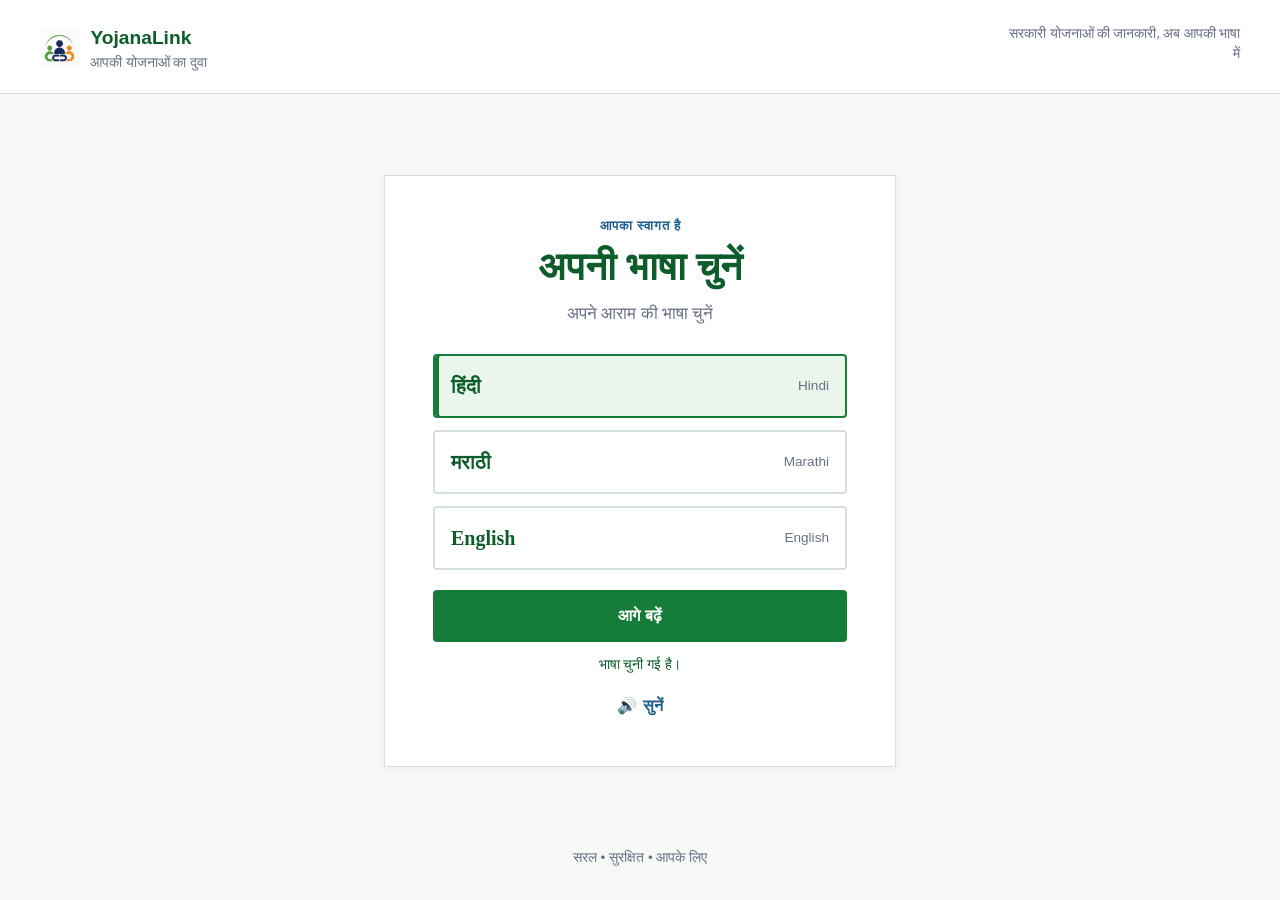
<file: index.html>
<!DOCTYPE html>
<html lang="hi">
<head>
  <meta charset="UTF-8">
  <meta name="viewport" content="width=device-width, initial-scale=1.0">
  <meta name="description" content="YojanaLink - सरकारी योजनाओं की जानकारी सरल भाषा में">
  <title>YojanaLink</title>
  <link rel="stylesheet" href="style.css">
</head>
<body>
  <div class="page-shell">
    
    <header class="site-header">
      <a class="brand" href="index.html" aria-label="YojanaLink home">
        <img src="yojnalink_logo.png" alt="Logo">
        <!-- <span class="brand-mark" aria-hidden="true">Y</span> -->
        <span>
          <span class="brand-name">YojanaLink</span>
          <span class="brand-tagline" data-i18n="common.tagline">आपकी योजनाओं का दुवा</span>
        </span>
      </a>
      <p class="header-note" data-i18n="common.headerNote">सरकारी योजनाओं की जानकारी, अब आपकी भाषा में</p>
    </header>

    <main class="language-main">
      <section class="language-panel" aria-labelledby="language-heading">
        <p class="eyebrow" data-i18n="common.welcome">आपका स्वागत है</p>
        <h1 id="language-heading" data-i18n="language.chooseLanguage">अपनी भाषा चुनें</h1>
        <p class="intro-text" data-i18n="language.prompt">अपने आराम की भाषा चुनें</p>

        <div class="language-options" role="group" data-i18n-aria="language.optionsLabel" aria-label="भाषा चुनें">
          <button class="language-option" type="button" data-language="hi" aria-pressed="false">
            <span class="language-native" data-i18n="language.hindi">हिंदी</span>
            <span class="language-english">Hindi</span>
          </button>
          <button class="language-option" type="button" data-language="mr" aria-pressed="false">
            <span class="language-native" data-i18n="language.marathi">मराठी</span>
            <span class="language-english">Marathi</span>
          </button>
          <button class="language-option" type="button" data-language="en" aria-pressed="false">
            <span class="language-native" data-i18n="language.english">English</span>
            <span class="language-english">English</span>
          </button>
        </div>

        <a class="continue-button" href="agree.html" data-i18n="common.continue">आगे बढ़ें</a>
        <p class="selection-message" role="status" aria-live="polite" data-i18n="language.selectedMessage">भाषा चुनी गई है।</p>

        <button class="voice-button language-audio-button" type="button" data-i18n-aria="common.listen" aria-label="सुनें">
          <span aria-hidden="true">🔊</span>
          <span data-i18n="common.listen">सुनें</span>
        </button>

      </section>
    </main>

    <footer class="site-footer">
      <p data-i18n="common.trustMessage">सरल <span aria-hidden="true">•</span> सुरक्षित <span aria-hidden="true">•</span> आपके लिए</p>
    </footer>
  </div>

  <script src="onboarding.js"></script>
</body>
</html>
</file>
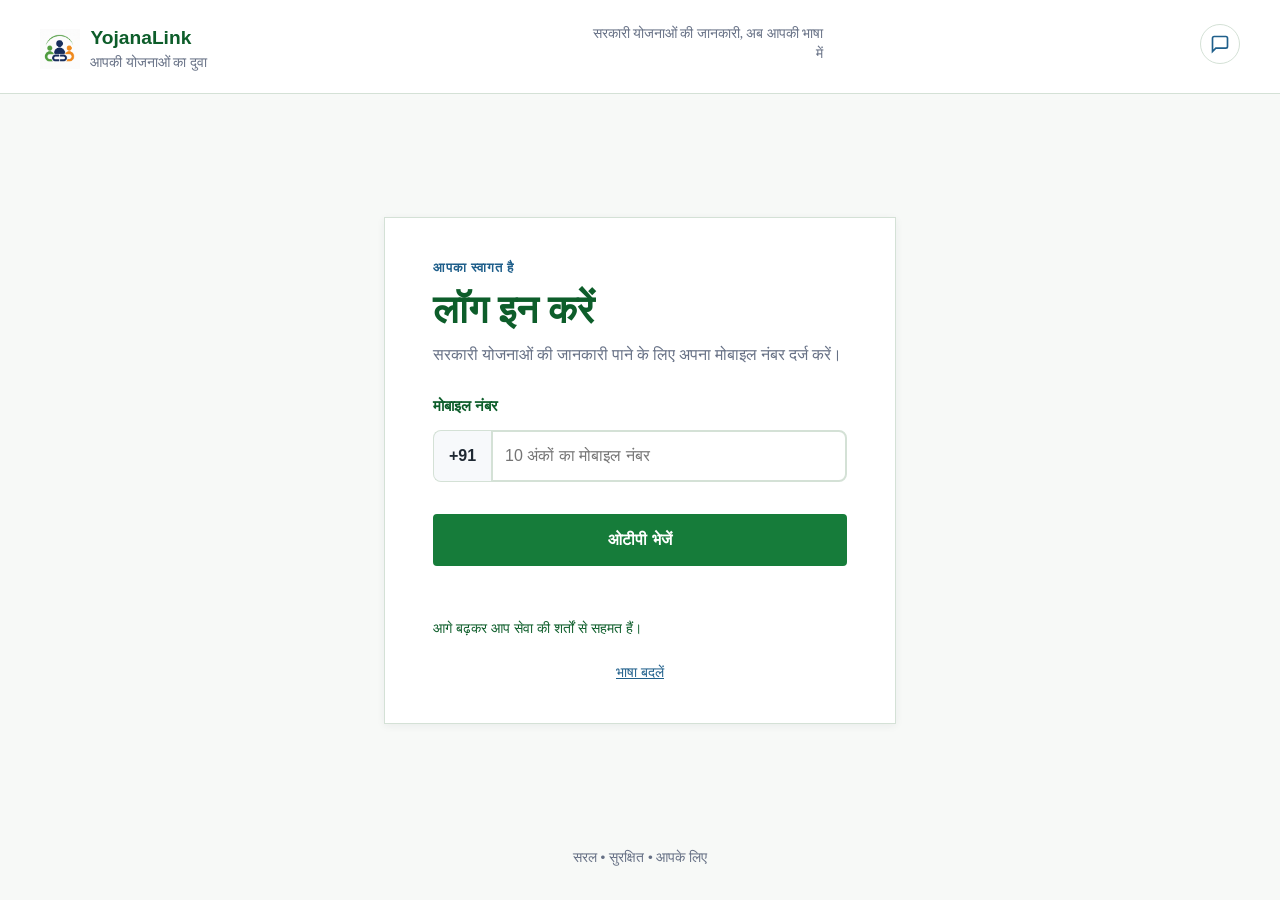
<file: aadhaar.html>
<!DOCTYPE html>
<html lang="hi">
<head>
  <meta charset="UTF-8">
  <meta name="viewport" content="width=device-width, initial-scale=1.0">
  <meta name="description" content="YojanaLink Aadhaar verification">
  <title>YojanaLink | Aadhaar Verification</title>
  <link rel="stylesheet" href="style.css">
  <style>
    .verification-badge{display:inline-flex;align-items:center;gap:.45rem;padding:.35rem .7rem;border-radius:999px;background:#eaf5ec;color:#0d5d2a;font:600 .82rem Arial,sans-serif;margin-bottom:1rem}
    .aadhaar-input-wrap{display:flex;align-items:center;border:1px solid #d4e1d6;border-radius:10px;background:#fff;overflow:hidden}
    .aadhaar-input-wrap:focus-within{border-color:#167c3a;box-shadow:0 0 0 3px rgba(22,124,58,.10)}
    .aadhaar-input-wrap .prefix{padding:0 .85rem;color:#667085;font:600 .95rem Arial,sans-serif;border-right:1px solid #d4e1d6;white-space:nowrap}
    .aadhaar-input-wrap input{border:0!important;box-shadow:none!important;border-radius:0!important;flex:1;min-width:0}
    .verification-note{display:block;margin:.6rem 0 1rem;color:#667085;font-size:.84rem}
    #aadhaar-message{min-height:1.5rem;margin-top:.8rem;font-weight:600}
    .verification-security{margin:1rem 0;padding:.75rem;border:1px solid #d4e1d6;border-radius:10px;background:#f7f9f7;color:#667085;font-size:.82rem}
  </style>
</head>
<body>
  <div class="page-shell">
    <header class="site-header">
      <a class="brand" href="index.html" aria-label="YojanaLink home">
        <img src="yojnalink_logo.png" alt="Logo">
        <span>
          <span class="brand-name">YojanaLink</span>
          <span class="brand-tagline" data-i18n="common.tagline">आपकी योजनाओं का दुवा</span>
        </span>
      </a>
      <p class="header-note" data-i18n="common.headerNote">सरकारी योजनाओं की जानकारी, अब आपकी भाषा में</p>
    </header>

    <main class="login-main">
      <section class="login-panel" aria-labelledby="aadhaar-heading">
        <span class="verification-badge">✓ <span>Secure verification</span></span>
        <p class="eyebrow" data-i18n="common.welcome">आपका स्वागत है</p>
        <h1 id="aadhaar-heading" data-i18n="aadhaar.title">आधार सत्यापन</h1>
        <p class="login-intro" data-i18n="aadhaar.intro">अपना 12 अंकों का आधार नंबर दर्ज करें। सत्यापन के बाद ही आप आगे बढ़ सकेंगे।</p>

        <form id="aadhaarVerificationForm" novalidate>
          <label class="form-label" for="aadhaar-number" data-i18n="aadhaar.number">आधार नंबर</label>
          <div class="aadhaar-input-wrap">
            <span class="prefix" aria-hidden="true">Aadhaar</span>
            <input class="form-input" id="aadhaar-number" type="text" inputmode="numeric" autocomplete="off" maxlength="12" placeholder="12 अंकों का आधार नंबर" data-i18n-placeholder="aadhaar.placeholder" aria-describedby="aadhaar-note" required>
          </div>
          <small id="aadhaar-note" class="verification-note" data-i18n="aadhaar.note">आपका आधार नंबर सुरक्षित रखा जाना चाहिए। केवल आवश्यक होने पर ही दर्ज करें।</small>

          <div class="verification-security">Your backend can verify the Aadhaar after this frontend format/checksum validation. Do not expose Aadhaar in URLs.</div>

          <button id="verify-aadhaar-btn" class="continue-button" type="submit" data-i18n="aadhaar.verify">आधार सत्यापित करें</button>
          <p id="aadhaar-message" class="form-message" role="status" aria-live="polite"></p>
        </form>

        <a class="secondary-link" href="info.html" data-i18n="aadhaar.back">वापस जाएँ</a>
      </section>
    </main>

    <footer class="site-footer">
      <p data-i18n="common.trustMessage">सरल <span aria-hidden="true">•</span> सुरक्षित <span aria-hidden="true">•</span> आपके लिए</p>
    </footer>
  </div>
  <script src="onboarding.js"></script>
</body>
</html>
</file>
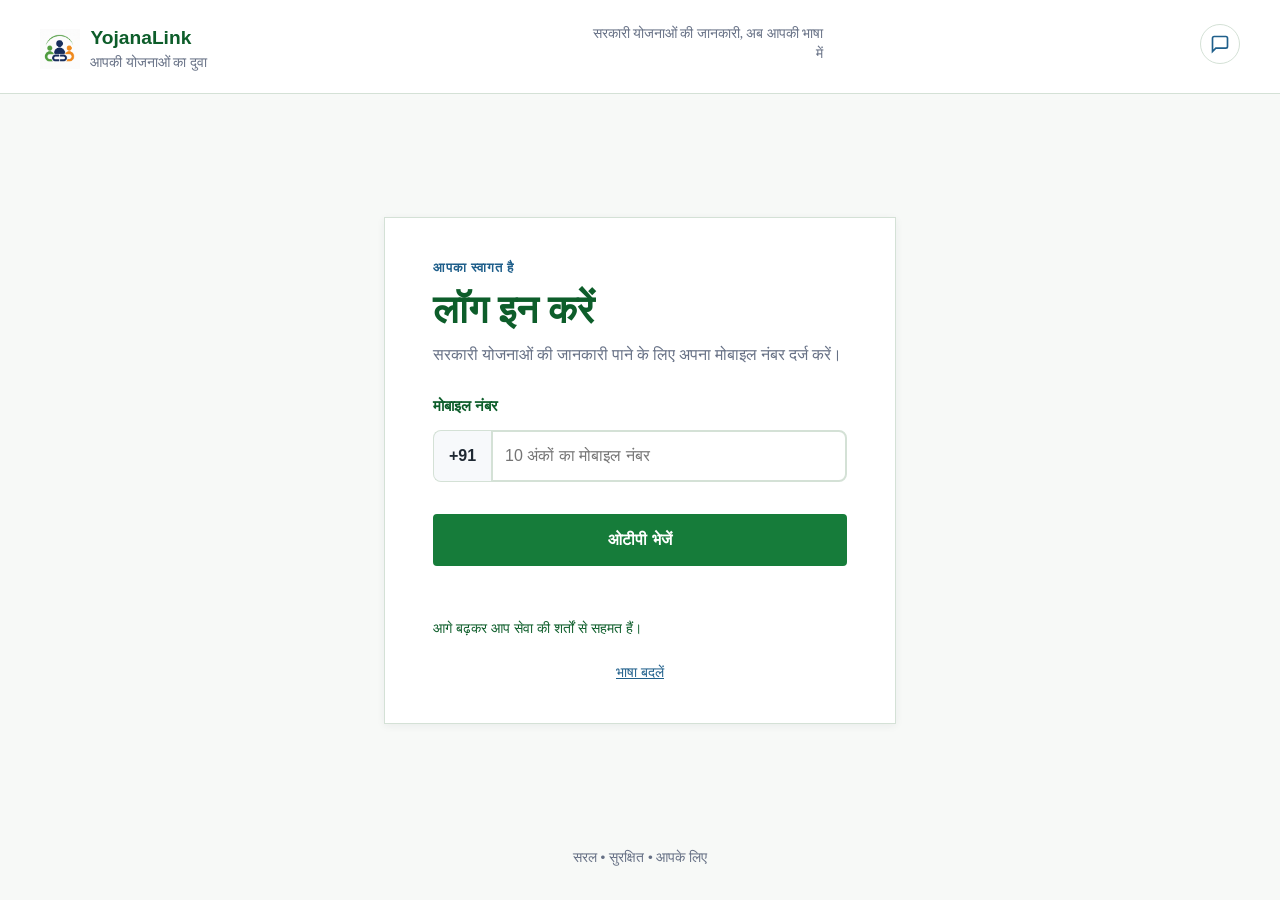
<file: admin-c.html>
<!doctype html>
<html lang="hi">
<head>
  <meta charset="utf-8">
  <meta name="viewport" content="width=device-width,initial-scale=1">
  <title>YojanaLink | Admin Portal</title>
  <link rel="stylesheet" href="admin-c.css">
</head>
<body>
  <div class="admin-shell">
    <header class="admin-header">
      <div class="admin-header-left">
        <img class="admin-logo" src="yojnalink_logo.png" alt="YojanaLink">
        <div>
          <h1>YojanaLink <span data-i18n="admin">Admin</span></h1>
          <p class="admin-header-sub" data-i18n="headerSub">योजनाएं, समीक्षा और उपयोगकर्ता प्रबंधन</p>
        </div>
      </div>
      <div class="admin-header-right">
        <select id="adminLanguage" class="language-select" aria-label="Language">
          <option value="hi">हिंदी</option>
          <option value="mr">मराठी</option>
          <option value="en">English</option>
        </select>
        <span class="admin-badge" id="adminRoleBadge">Admin</span>
        <button class="admin-btn admin-btn-outline" id="adminSignOutBtn" data-i18n="signOut">साइन आउट</button>
      </div>
    </header>

    <main class="admin-main">
      <section class="admin-card admin-hero">
        <div>
          <p class="eyebrow">YOJANALINK ADMIN PORTAL</p>
          <h2 data-i18n="heroTitle">योजनाओं और उपयोगकर्ताओं को एक जगह से प्रबंधित करें</h2>
          <p data-i18n="heroText">योजनाओं की समीक्षा करें, प्रकाशित करें और उपयोगकर्ता गतिविधि देखें।</p>
        </div>
        <div class="admin-stats">
          <div><b id="activeCount">0</b><span data-i18n="visible">दिख रही हैं</span></div>
          <div><b id="pendingCount">0</b><span data-i18n="review">समीक्षा में</span></div>
          <div><b id="hiddenCount">0</b><span data-i18n="hidden">छिपी हुई</span></div>
          <div><b id="userCount">0</b><span data-i18n="users">उपयोगकर्ता</span></div>
        </div>
      </section>

      <section class="admin-card">
        <h2 class="admin-card-title" data-i18n="uploadTitle">नया GR अपलोड करें</h2>
        <p class="admin-card-subtitle" data-i18n="uploadText">PDF से योजना का प्रारंभिक सारांश तैयार करें और प्रकाशित करने से पहले उसकी समीक्षा करें।</p>
        <div class="admin-upload-row">
          <input type="file" id="grPdfInput" accept="application/pdf">
          <button class="admin-btn admin-btn-primary" id="processGrBtn" data-i18n="process">GR प्रोसेस करें</button>
        </div>
        <p class="admin-status-text" id="uploadStatusText"></p>
      </section>

      <section class="admin-card">
        <h2 class="admin-card-title" data-i18n="pendingTitle">समीक्षा के लिए तैयार</h2>
        <p class="admin-card-subtitle" data-i18n="pendingText">सारांश, नियम और समय-सीमा जांचकर ही योजना को पोर्टल पर दिखाएं।</p>
        <div class="admin-list" id="pendingList"><p class="admin-empty-text" id="pendingEmptyText"></p></div>
      </section>

      <section class="admin-card">
        <h2 class="admin-card-title"><span data-i18n="registeredUsers">पंजीकृत उपयोगकर्ता</span> <span class="admin-count" id="userCount2">0</span></h2>
        <p class="admin-card-subtitle" data-i18n="usersText">लॉगिन और जानकारी भरने के बाद उपयोगकर्ता की प्रोफाइल यहां दिखाई देती है।</p>
        <div class="admin-list" id="usersList"><p class="admin-empty-text" id="usersEmptyText"></p></div>
      </section>

      <section class="admin-card">
        <div class="section-heading">
          <div>
            <h2 class="admin-card-title" data-i18n="portalSchemes">पोर्टल की योजनाएं</h2>
            <p class="admin-card-subtitle" data-i18n="portalText">यहां से योजना को संपादित, छिपाएं, प्रकाशित, सूचित या हटाएं।</p>
          </div>
          <button class="admin-btn admin-btn-primary admin-btn-sm" id="notifyAllBtn" data-i18n="notifyAll">सभी को सूचित करें</button>
        </div>
        <div class="admin-list" id="activeList"><p class="admin-empty-text" id="activeEmptyText"></p></div>
      </section>

      <!-- MAIN ADMIN ONLY: only the primary/admin-owner can add or cancel other admins. -->
      <section class="admin-card" id="adminManagementSection" hidden>
        <div class="section-heading">
          <div>
            <h2 class="admin-card-title" data-i18n="adminManagement">एडमिन प्रबंधन</h2>
            <p class="admin-card-subtitle" data-i18n="adminManagementText">मुख्य एडमिन दूसरे एडमिन जोड़ या निष्क्रिय कर सकता है। दूसरे एडमिन इस सेक्शन को नहीं देख सकते।</p>
          </div>
        </div>
        <form id="addAdminForm" class="admin-add-form">
          <input id="newAdminPhone" inputmode="numeric" maxlength="10" placeholder="10 अंकों का मोबाइल नंबर" required>
          <input id="newAdminName" maxlength="60" placeholder="Admin name" required>
          <button class="admin-btn admin-btn-primary" type="submit" data-i18n="addAdmin">एडमिन जोड़ें</button>
        </form>
        <div class="admin-list" id="adminsList"></div>
      </section>
    </main>
  </div>

  <dialog class="scheme-dialog" id="schemeDialog">
    <form method="dialog" id="schemeForm">
      <div class="dialog-head">
        <div><p class="eyebrow">SCHEME REVIEW</p><h2 id="dialogTitle"></h2></div>
        <button class="icon-btn" value="cancel" data-i18n-aria="close">×</button>
      </div>
      <div class="form-grid">
        <label><span data-i18n="schemeName">योजना का नाम</span><input required id="schemeTitle"></label>
        <label><span data-i18n="deadline">आवेदन की अंतिम तिथि</span><input type="date" id="schemeDeadline"></label>
        <label class="full"><span data-i18n="summary">संक्षिप्त सारांश</span><textarea required id="schemeSummary" rows="4"></textarea></label>
        <label><span data-i18n="state">लक्षित राज्य</span><input id="ruleState"></label>
        <label><span data-i18n="minAge">न्यूनतम आयु</span><input type="number" min="0" id="ruleMinAge"></label>
        <label><span data-i18n="maxIncome">अधिकतम वार्षिक आय (₹)</span><input type="number" min="0" id="ruleMaxIncome"></label>
        <label><span data-i18n="category">श्रेणी</span><input id="ruleCategory"></label>
      </div>
      <p class="form-note" data-i18n="deadlineNote">समय-सीमा के बाद यह योजना उपयोगकर्ताओं को अपने-आप नहीं दिखाई देगी।</p>
      <div class="dialog-actions">
        <button type="button" class="admin-btn admin-btn-outline" id="cancelEditBtn" data-i18n="cancel">रद्द करें</button>
        <button class="admin-btn admin-btn-primary" value="default" data-i18n="save">सहेजें</button>
      </div>
    </form>
  </dialog>

  <script src="admin-c.js"></script>
</body>
</html>
</file>
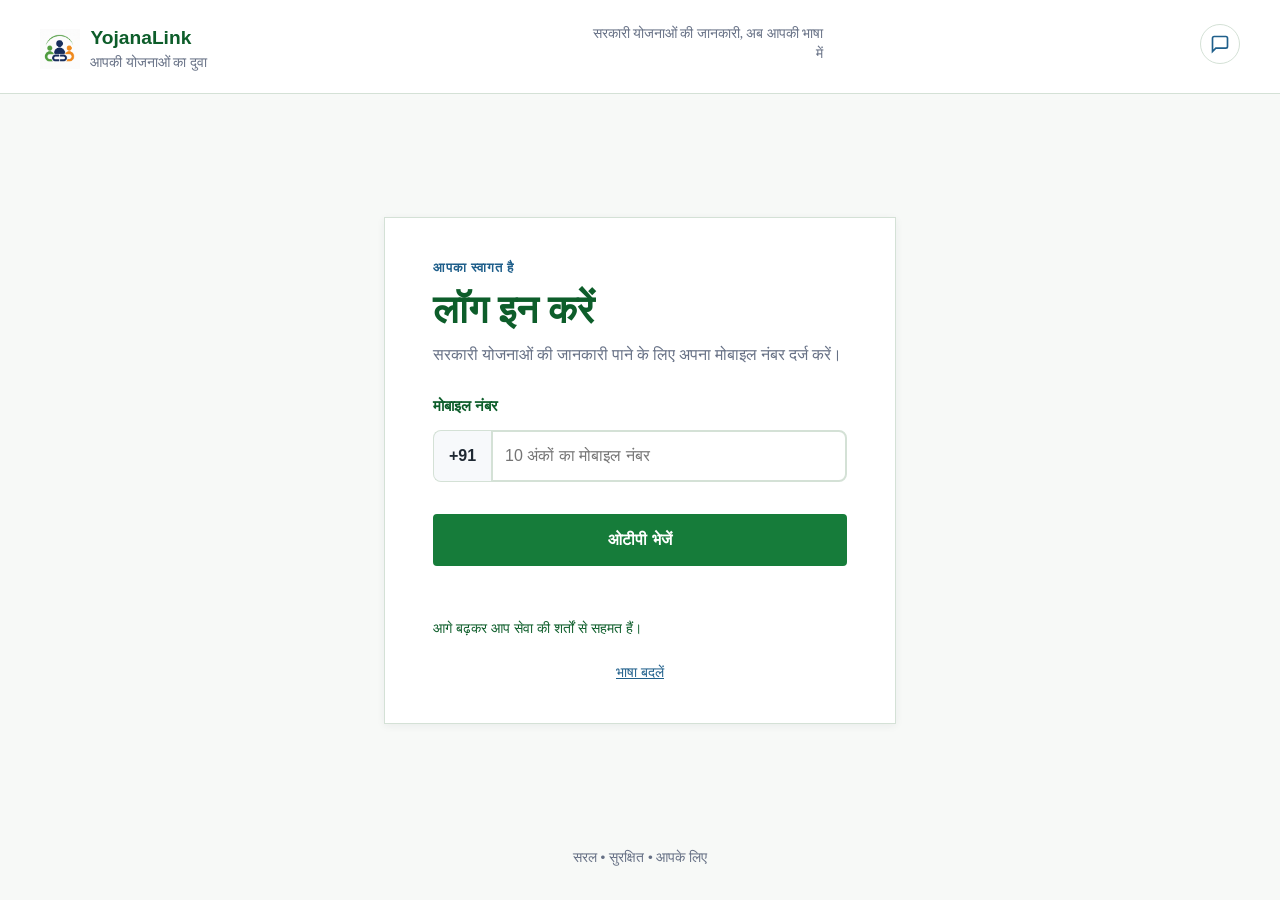
<file: admin.html>
<!doctype html>
<html lang="hi">
<head>
  <meta charset="utf-8">
  <meta name="viewport" content="width=device-width,initial-scale=1">
  <title>YojanaLink | Admin Portal</title>
  <link rel="stylesheet" href="admin.css">
</head>
<body>
  <div class="admin-shell">
    <header class="admin-header">
      <div class="admin-header-left">
        <img class="admin-logo" src="yojnalink_logo.png" alt="YojanaLink">
        <div>
          <h1>YojanaLink <span data-i18n="admin">Admin</span></h1>
          <p class="admin-header-sub" data-i18n="headerSub">योजनाएं, समीक्षा और उपयोगकर्ता प्रबंधन</p>
        </div>
      </div>
      <div class="admin-header-right">
        <select id="adminLanguage" class="language-select" aria-label="Language">
          <option value="hi">हिंदी</option>
          <option value="mr">मराठी</option>
          <option value="en">English</option>
        </select>
        <span class="admin-badge" id="adminRoleBadge">Admin</span>
        <button class="admin-btn admin-btn-outline" id="adminSignOutBtn" data-i18n="signOut">साइन आउट</button>
      </div>
    </header>

    <main class="admin-main">
      <section class="admin-card admin-hero">
        <div>
          <p class="eyebrow">YOJANALINK ADMIN PORTAL</p>
          <h2 data-i18n="heroTitle">योजनाओं और उपयोगकर्ताओं को एक जगह से प्रबंधित करें</h2>
          <p data-i18n="heroText">योजनाओं की समीक्षा करें, प्रकाशित करें और उपयोगकर्ता गतिविधि देखें।</p>
        </div>
        <div class="admin-stats">
          <div><b id="activeCount">0</b><span data-i18n="visible">दिख रही हैं</span></div>
          <div><b id="pendingCount">0</b><span data-i18n="review">समीक्षा में</span></div>
          <div><b id="hiddenCount">0</b><span data-i18n="hidden">छिपी हुई</span></div>
          <div><b id="userCount">0</b><span data-i18n="users">उपयोगकर्ता</span></div>
        </div>
      </section>

      <section class="admin-card">
        <h2 class="admin-card-title" data-i18n="uploadTitle">नया GR अपलोड करें</h2>
        <p class="admin-card-subtitle" data-i18n="uploadText">PDF से योजना का प्रारंभिक सारांश तैयार करें और प्रकाशित करने से पहले उसकी समीक्षा करें।</p>
        <div class="admin-upload-row">
          <input type="file" id="grPdfInput" accept="application/pdf">
          <button class="admin-btn admin-btn-primary" id="processGrBtn" data-i18n="process">GR प्रोसेस करें</button>
        </div>
        <p class="admin-status-text" id="uploadStatusText"></p>
      </section>

      <section class="admin-card">
        <h2 class="admin-card-title" data-i18n="pendingTitle">समीक्षा के लिए तैयार</h2>
        <p class="admin-card-subtitle" data-i18n="pendingText">सारांश, नियम और समय-सीमा जांचकर ही योजना को पोर्टल पर दिखाएं।</p>
        <div class="admin-list" id="pendingList"><p class="admin-empty-text" id="pendingEmptyText"></p></div>
      </section>

      <section class="admin-card">
        <h2 class="admin-card-title"><span data-i18n="registeredUsers">पंजीकृत उपयोगकर्ता</span> <span class="admin-count" id="userCount2">0</span></h2>
        <p class="admin-card-subtitle" data-i18n="usersText">लॉगिन और जानकारी भरने के बाद उपयोगकर्ता की प्रोफाइल यहां दिखाई देती है।</p>
        <div class="admin-list" id="usersList"><p class="admin-empty-text" id="usersEmptyText"></p></div>
      </section>

      <section class="admin-card">
        <div class="section-heading">
          <div>
            <h2 class="admin-card-title" data-i18n="portalSchemes">पोर्टल की योजनाएं</h2>
            <p class="admin-card-subtitle" data-i18n="portalText">यहां से योजना को संपादित, छिपाएं, प्रकाशित, सूचित या हटाएं।</p>
          </div>
          <button class="admin-btn admin-btn-primary admin-btn-sm" id="notifyAllBtn" data-i18n="notifyAll">सभी को सूचित करें</button>
        </div>
        <div class="admin-list" id="activeList"><p class="admin-empty-text" id="activeEmptyText"></p></div>
      </section>

      <!-- MAIN ADMIN ONLY: only the primary/admin-owner can add or cancel other admins. -->
      <section class="admin-card" id="adminManagementSection" hidden>
        <div class="section-heading">
          <div>
            <h2 class="admin-card-title" data-i18n="adminManagement">एडमिन प्रबंधन</h2>
            <p class="admin-card-subtitle" data-i18n="adminManagementText">मुख्य एडमिन दूसरे एडमिन जोड़ या निष्क्रिय कर सकता है। दूसरे एडमिन इस सेक्शन को नहीं देख सकते।</p>
          </div>
        </div>
        <form id="addAdminForm" class="admin-add-form">
          <input id="newAdminPhone" inputmode="numeric" maxlength="10" placeholder="10 अंकों का मोबाइल नंबर" required>
          <input id="newAdminName" maxlength="60" placeholder="Admin name" required>
          <button class="admin-btn admin-btn-primary" type="submit" data-i18n="addAdmin">एडमिन जोड़ें</button>
        </form>
        <div class="admin-list" id="adminsList"></div>
      </section>
    </main>
  </div>

  <dialog class="scheme-dialog" id="schemeDialog">
    <form method="dialog" id="schemeForm">
      <div class="dialog-head">
        <div><p class="eyebrow">SCHEME REVIEW</p><h2 id="dialogTitle"></h2></div>
        <button class="icon-btn" value="cancel" data-i18n-aria="close">×</button>
      </div>
      <div class="form-grid">
        <label><span data-i18n="schemeName">योजना का नाम</span><input required id="schemeTitle"></label>
        <label><span data-i18n="deadline">आवेदन की अंतिम तिथि</span><input type="date" id="schemeDeadline"></label>
        <label class="full"><span data-i18n="summary">संक्षिप्त सारांश</span><textarea required id="schemeSummary" rows="4"></textarea></label>
        <label><span data-i18n="state">लक्षित राज्य</span><input id="ruleState"></label>
        <label><span data-i18n="minAge">न्यूनतम आयु</span><input type="number" min="0" id="ruleMinAge"></label>
        <label><span data-i18n="maxIncome">अधिकतम वार्षिक आय (₹)</span><input type="number" min="0" id="ruleMaxIncome"></label>
        <label><span data-i18n="category">श्रेणी</span><input id="ruleCategory"></label>
      </div>
      <p class="form-note" data-i18n="deadlineNote">समय-सीमा के बाद यह योजना उपयोगकर्ताओं को अपने-आप नहीं दिखाई देगी।</p>
      <div class="dialog-actions">
        <button type="button" class="admin-btn admin-btn-outline" id="cancelEditBtn" data-i18n="cancel">रद्द करें</button>
        <button class="admin-btn admin-btn-primary" value="default" data-i18n="save">सहेजें</button>
      </div>
    </form>
  </dialog>

  <script src="admin.js"></script>
</body>
</html>
</file>
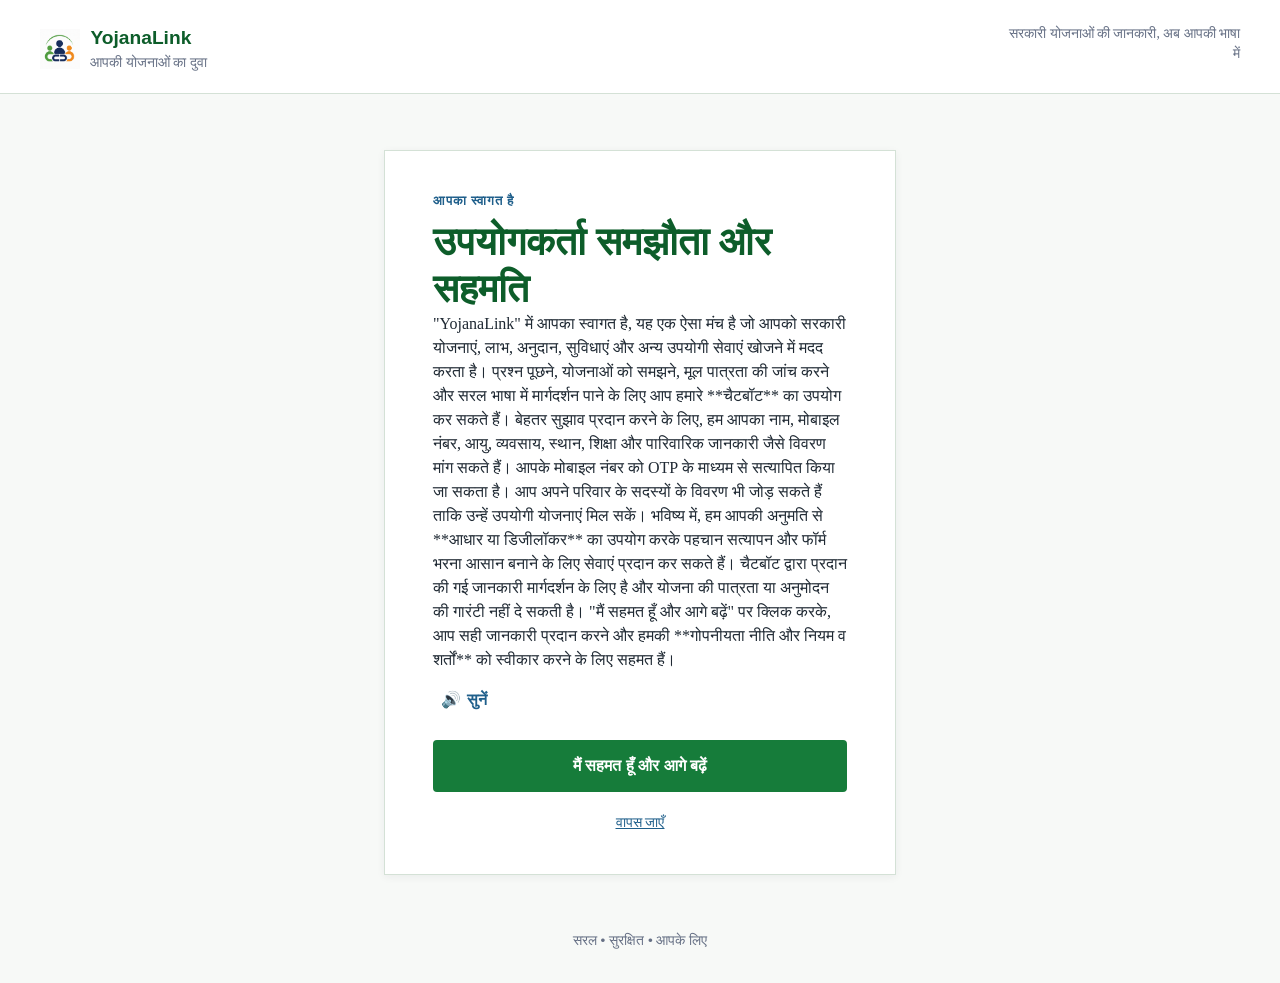
<file: agree.html>
<!DOCTYPE html>
<html lang="hi">
<head>
	<meta charset="UTF-8">
	<meta name="viewport" content="width=device-width, initial-scale=1.0">
	<meta name="description" content="YojanaLink user agreement and consent">
	<title>YojanaLink | सहमति</title>
	<link rel="stylesheet" href="style.css">
</head>
<body>
	<div class="page-shell">
		<!-- HEADER -->
		<header class="site-header">
			<a class="brand" href="index.html" aria-label="YojanaLink home">
				<img src="yojnalink_logo.png" alt="Logo">
				<!-- <span class="brand-mark" aria-hidden="true">Y</span> -->
				<span>
					<span class="brand-name">YojanaLink</span>
					<span class="brand-tagline" data-i18n="common.tagline">आपकी योजनाओं का दुवा</span>
				</span>
			</a>
			<p class="header-note" data-i18n="common.headerNote">सरकारी योजनाओं की जानकारी, अब आपकी भाषा में</p>
		</header>

		<!-- MAIN CONTENT -->
		<main class="login-main">
			<section class="login-panel" aria-labelledby="agreement-heading">
				<p class="eyebrow" data-i18n="common.welcome">आपका स्वागत है</p>
				<h1 id="agreement-heading" data-i18n="agreement.title">उपयोगकर्ता समझौता और सहमति</h1>
				<div class="agreement-content" data-i18n="agreement.content">
					<strong>YojanaLink</strong> में आपका स्वागत है। यह प्लेटफ़ॉर्म आपको सरकारी योजनाओं, लाभों, सब्सिडी, सुविधाओं और अन्य उपयोगी सेवाओं को खोजने में मदद करता है।
				</div>

				<button class="voice-button agreement-audio-button" type="button" data-i18n-aria="common.listen" aria-label="सुनें">
					<span aria-hidden="true">🔊</span>
					<span data-i18n="common.listen">सुनें</span>
				</button>

				<button class="continue-button agreement-button" type="button" data-i18n="agreement.agreeContinue">मैं सहमत हूं और आगे बढ़ें</button>

				<a class="secondary-link" href="index.html" data-i18n="common.back">वापस जाएँ</a>
			</section>
		</main>

		<!-- FOOTER -->
		<footer class="site-footer">
			<p data-i18n="common.trustMessage">सरल <span aria-hidden="true">•</span> सुरक्षित <span aria-hidden="true">•</span> आपके लिए</p>
		</footer>
	</div>

	<script src="onboarding.js"></script>
</body>
</html>
</file>
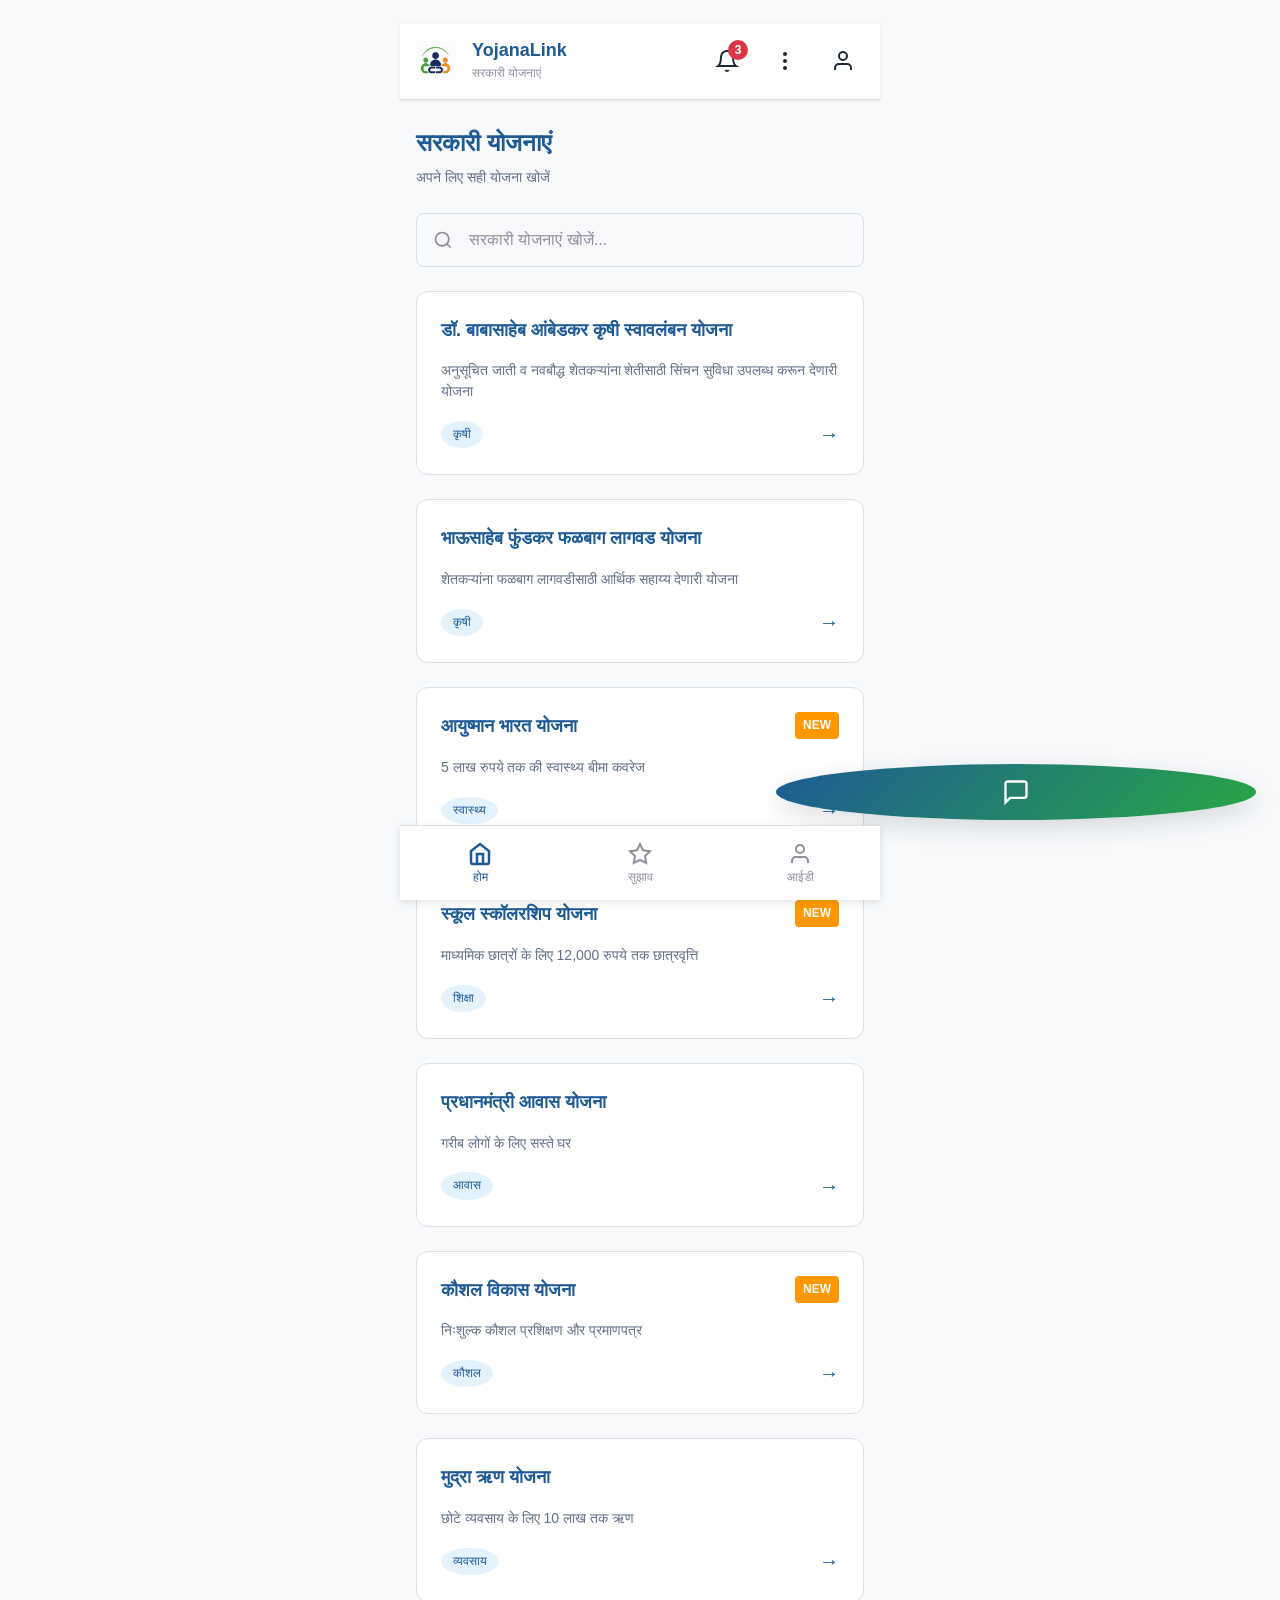
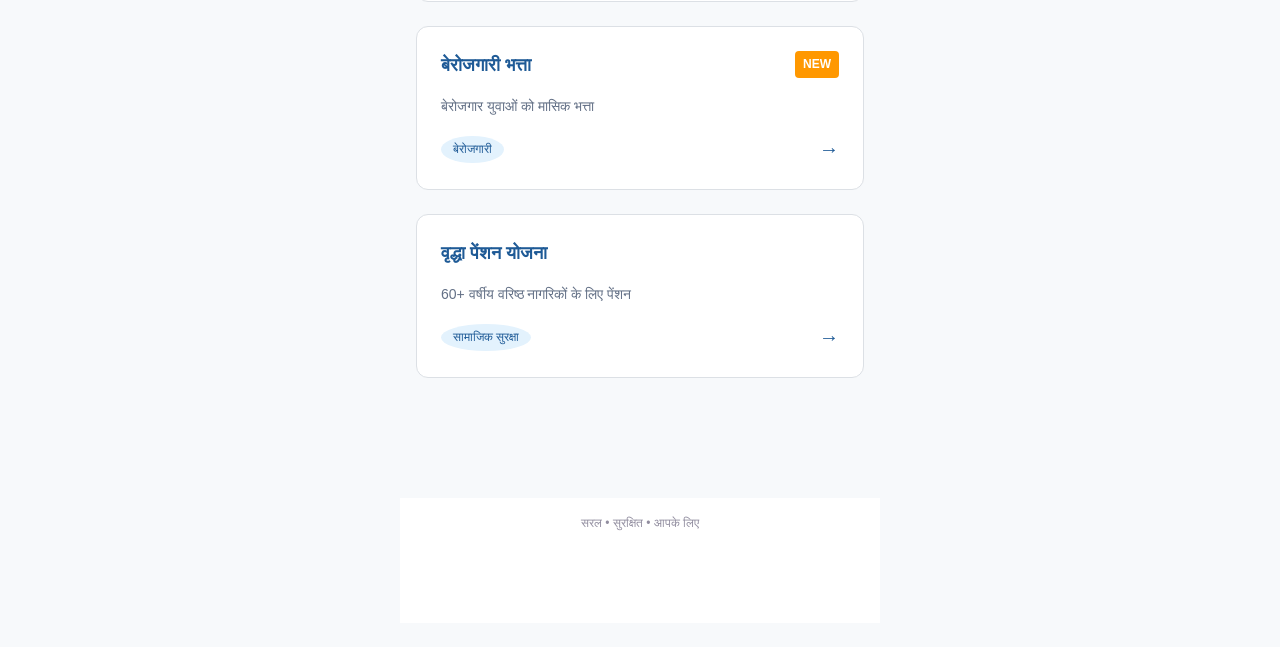
<file: app.html>
<!DOCTYPE html>
<html lang="hi">
<head>
  <meta charset="UTF-8">
  <meta name="viewport" content="width=device-width, initial-scale=1.0">
  <meta name="description" content="YojanaLink - Government Schemes Information Portal">
  <title>YojanaLink | Government Schemes</title>
  <link rel="stylesheet" href="app.css">
</head>
<body>
  <!-- Main Application Container -->
  <div class="app-container">
    
    <!-- HEADER SECTION -->
    <header class="app-header">
      <div class="header-left">
        <img src="yojnalink_logo.png" alt="YojanaLink logo">
        <div class="app-title">
          <h1>YojanaLink</h1>
          <p data-i18n="appSubtitle">सरकारी योजनाएं</p>
        </div>
      </div>
      
      <div class="header-right">
        <!-- Notification Icon -->
        <button class="header-icon-btn notification-btn" id="notificationBtn" aria-label="Notifications" data-i18n-aria="notifications">
          <svg width="24" height="24" viewBox="0 0 24 24" fill="none" stroke="currentColor" stroke-width="2">
            <path d="M18 8A6 6 0 0 0 6 8c0 7-3 9-3 9h18s-3-2-3-9"></path>
            <path d="M13.73 21a2 2 0 0 1-3.46 0"></path>
          </svg>
          <span class="notification-badge">3</span>
        </button>
        
        <!-- Settings Icon -->
        <button class="header-icon-btn settings-btn" id="settingsBtn" aria-label="Settings" data-i18n-aria="settings">
          <svg width="24" height="24" viewBox="0 0 24 24" fill="none" stroke="currentColor" stroke-width="2">
            <circle cx="12" cy="12" r="1"></circle>
            <circle cx="12" cy="5" r="1"></circle>
            <circle cx="12" cy="19" r="1"></circle>
          </svg>
        </button>
        
        <!-- Profile Icon -->
        <button class="header-icon-btn profile-btn" id="profileBtn" aria-label="Profile" data-i18n-aria="profile">
          <svg width="24" height="24" viewBox="0 0 24 24" fill="none" stroke="currentColor" stroke-width="2">
            <path d="M20 21v-2a4 4 0 0 0-4-4H8a4 4 0 0 0-4 4v2"></path>
            <circle cx="12" cy="7" r="4"></circle>
          </svg>
        </button>
      </div>
    </header>

    <!-- NOTIFICATION PANEL (Hidden by default) -->
    <div class="notification-panel panel-popup" id="notificationPanel">
      <div class="panel-header">
        <h3 data-i18n="notifications">सूचनाएं</h3>
        <button class="close-panel-btn" aria-label="Close notifications" data-i18n-aria="close">✕</button>
      </div>
      <div class="notification-list">
        <div class="notification-item">
          <div class="notification-icon">🆕</div>
          <div class="notification-content">
            <h4 data-i18n="scholarshipTitle">नई छात्रवृत्ति योजना</h4>
            <p data-i18n="scholarshipText">नई सरकारी छात्रवृत्ति योजना उपलब्ध है</p>
            <span class="notification-time" data-i18n="twoHours">2 घंटे पहले</span>
          </div>
        </div>
        <div class="notification-item">
          <div class="notification-icon">📅</div>
          <div class="notification-content">
            <h4 data-i18n="deadlineTitle">आवेदन की समय सीमा अपडेट</h4>
            <p data-i18n="deadlineText">PM किसान योजना की समय सीमा बढ़ाई गई</p>
            <span class="notification-time" data-i18n="fiveHours">5 घंटे पहले</span>
          </div>
        </div>
        <div class="notification-item">
          <div class="notification-icon">🏠</div>
          <div class="notification-content">
            <h4 data-i18n="housingTitle">आवास योजना नई सूची</h4>
            <p data-i18n="housingText">आवास निर्माण योजना के लिए नई सूची जारी</p>
            <span class="notification-time" data-i18n="oneDay">1 दिन पहले</span>
          </div>
        </div>
      </div>
    </div>

    <!-- SETTINGS PANEL (Hidden by default) -->
    <div class="settings-panel panel-popup" id="settingsPanel">
      <div class="panel-header">
        <h3 data-i18n="settings">सेटिंग्स</h3>
        <button class="close-panel-btn" aria-label="Close settings" data-i18n-aria="close">✕</button>
      </div>
      <div class="settings-content">
        <div class="settings-item">
          <label for="languageSelect" data-i18n="settingsLanguage">भाषा</label>
          <select id="languageSelect">
            <option value="hi">हिंदी</option>
            <option value="en">English</option>
            <option value="mr">मराठी</option>
          </select>
        </div>
        
        <div class="settings-item">
          <label for="notificationsToggle" data-i18n="settingsNotifications">सूचनाएं</label>
          <div class="toggle-switch">
            <input type="checkbox" id="notificationsToggle" checked>
            <label for="notificationsToggle" class="toggle-label"></label>
          </div>
        </div>
        
        <div class="settings-item">
          <label for="darkModeToggle" data-i18n="darkMode">गहरा मोड</label>
          <div class="toggle-switch">
            <input type="checkbox" id="darkModeToggle">
            <label for="darkModeToggle" class="toggle-label"></label>
          </div>
        </div>
        
        <div class="settings-item">
          <label for="fontSizeSelect" data-i18n="fontSize">फॉन्ट आकार</label>
          <select id="fontSizeSelect">
            <option value="small" data-i18n="small">छोटा</option>
            <option value="medium" selected data-i18n="medium">मध्यम</option>
            <option value="large" data-i18n="large">बड़ा</option>
          </select>
        </div>
      </div>
    </div>

    <!-- MAIN CONTENT AREA -->
    <main class="main-content">
      
      <!-- GOVERNMENT SCHEMES SECTION -->
      <section class="schemes-section">
        <div class="schemes-header">
          <h2 data-i18n="schemeHeader">सरकारी योजनाएं</h2>
          <p class="schemes-subtitle" data-i18n="schemeSubtitle">अपने लिए सही योजना खोजें</p>
        </div>

        <!-- SEARCH BAR -->
        <div class="search-container">
          <svg width="20" height="20" viewBox="0 0 24 24" fill="none" stroke="currentColor" stroke-width="2">
            <circle cx="11" cy="11" r="8"></circle>
            <path d="m21 21-4.35-4.35"></path>
          </svg>
          <input 
            type="text" 
            id="schemeSearch" 
            class="search-input" 
            placeholder="सरकारी योजनाएं खोजें..." data-i18n-placeholder="searchPlaceholder"
            aria-label="Search government schemes" data-i18n-aria="searchAria"
          >
        </div>

        <!-- SCHEME CARDS CONTAINER -->
        <div class="schemes-list" id="schemesList">
          <!-- Scheme cards will be generated by JavaScript -->
        </div>
      </section>

      <!-- PERSONALIZED SUGGESTIONS SECTION (Hidden by default) -->
      <section class="suggestions-section" id="suggestionsSection" style="display: none;">
        <div class="section-header">
          <h2 data-i18n="suggestionsHeader">आपके लिए सुझाव</h2>
          <p class="section-subtitle" data-i18n="suggestionsSubtitle">आपकी प्रोफाइल के आधार पर सुझाई गई योजनाएं</p>
        </div>
        <div class="suggestions-list" id="suggestionsList">
          <!-- Suggestions will be generated by JavaScript -->
        </div>
      </section>

      <!-- PROFILE/ID SECTION (Hidden by default) -->
      <section class="profile-section" id="profileSection" style="display: none;">
        <div class="profile-header">
          <h2 data-i18n="profileHeader">आपकी प्रोफाइल</h2>
          <p class="section-subtitle" data-i18n="profileSubtitle">अपनी जानकारी देखें और संपादित करें</p>
        </div>
        <div class="profile-card">
          <div class="profile-avatar">
            <svg width="60" height="60" viewBox="0 0 24 24" fill="currentColor">
              <path d="M12 12c2.21 0 4-1.79 4-4s-1.79-4-4-4-4 1.79-4 4 1.79 4 4 4zm0 2c-2.67 0-8 1.34-8 4v2h16v-2c0-2.66-5.33-4-8-4z"/>
            </svg>
          </div>

          <h3 class="profile-name" id="profileDisplayName">—</h3>

          <!-- LOGIN/ONBOARDING के समय ली गई असली जानकारी यहां दिखती है -->
          <div class="profile-info-list">
            <div class="profile-info-row">
              <span class="profile-info-label" id="profileLabelPhone" data-i18n="phone">मोबाइल नंबर</span>
              <span class="profile-info-value" id="profileDisplayPhone">—</span>
            </div>
            <div class="profile-info-row">
              <span class="profile-info-label" id="profileLabelLocation" data-i18n="location">स्थान</span>
              <span class="profile-info-value" id="profileDisplayLocation">—</span>
            </div>
            <div class="profile-info-row"><span class="profile-info-label" id="profileLabelAge" data-i18n="age">उम्र</span><span class="profile-info-value" id="profileDisplayAge">—</span></div>
            <div class="profile-info-row"><span class="profile-info-label" id="profileLabelGender" data-i18n="gender">लिंग</span><span class="profile-info-value" id="profileDisplayGender">—</span></div>
            <div class="profile-info-row"><span class="profile-info-label" data-i18n="aadhaar">आधार नंबर</span><span class="profile-info-value" id="profileDisplayAadhaar">—</span></div>
          </div>

          <button class="btn btn-primary" id="editProfileBtn" data-i18n="editProfile">प्रोफाइल संपादित करें</button>
        </div>
      </section>

    </main>

    <!-- FOOTER: this text also changes with the selected language. -->
    <footer class="app-footer">
      <p data-i18n="footer">सरल • सुरक्षित • आपके लिए</p>
    </footer>

    <!-- BOTTOM NAVIGATION BAR -->
    <nav class="bottom-nav">
      <button class="nav-item active" data-nav="home" aria-label="Home" data-i18n-aria="home">
        <svg width="24" height="24" viewBox="0 0 24 24" fill="none" stroke="currentColor" stroke-width="2">
          <path d="M3 9l9-7 9 7v11a2 2 0 0 1-2 2H5a2 2 0 0 1-2-2z"></path>
          <polyline points="9 22 9 12 15 12 15 22"></polyline>
        </svg>
        <span data-i18n="home">होम</span>
      </button>
      
      <button class="nav-item" data-nav="suggestions" aria-label="Personalized" data-i18n-aria="suggestions">
        <svg width="24" height="24" viewBox="0 0 24 24" fill="none" stroke="currentColor" stroke-width="2">
          <path d="M12 2l3.09 6.26L22 9.27l-5 4.87 1.18 6.88L12 17.77l-6.18 3.25L7 14.14 2 9.27l6.91-1.01L12 2z"></path>
        </svg>
        <span data-i18n="suggestions">सुझाव</span>
      </button>
      
      <button class="nav-item" data-nav="profile" aria-label="Profile" data-i18n-aria="profile">
        <svg width="24" height="24" viewBox="0 0 24 24" fill="none" stroke="currentColor" stroke-width="2">
          <path d="M20 21v-2a4 4 0 0 0-4-4H8a4 4 0 0 0-4 4v2"></path>
          <circle cx="12" cy="7" r="4"></circle>
        </svg>
        <span data-i18n="profileNav">आईडी</span>
      </button>
    </nav>

    <!-- CHATBOT FLOATING BUTTON -->
    <button class="chatbot-fab" id="chatbotFab" aria-label="Open chatbot" data-i18n-aria="chatbotOpen">
      <svg width="24" height="24" viewBox="0 0 24 24" fill="none" stroke="currentColor" stroke-width="2">
        <path d="M21 15a2 2 0 0 1-2 2H7l-4 4V5a2 2 0 0 1 2-2h14a2 2 0 0 1 2 2z"></path>
      </svg>
    </button>

   <!-- CHATBOT PANEL (Hidden by default) -->
    <div class="chatbot-panel hidden" id="chatbotPanel">
      <div class="chatbot-header">
        <h3 data-i18n="chatbotHeader">YojanaLink सहायता</h3>
        <button class="chatbot-close-btn" id="chatbotCloseBtn" data-i18n-aria="close" aria-label="Close">✕</button>
      </div>
      
      <div class="chatbot-messages" id="chatbotMessages">
        <div class="chat-message bot-message">
          <p data-i18n="chatbotWelcome">नमस्ते! 👋 मैं आपकी सरकारी योजनाएं खोजने में मदद कर सकता हूं। कुछ प्रश्न पूछें।</p>
        </div>
      </div>

      <div class="chatbot-otp-timer" id="otpTimer" style="display: none;">
        <p data-i18n="chatbotOtpSent">OTP भेज दिया गया</p>
        <div class="otp-countdown">
          <span id="countdownDisplay">00:30</span>
        </div>
        <div class="otp-input-group">
          <input type="text" id="otpInput" placeholder="6 अंकों का OTP दर्ज करें" data-i18n-placeholder="chatbotOtpPlaceholder" maxlength="6">
          <button class="btn btn-small" id="verifyOtpBtn" data-i18n="chatbotVerify">सत्यापित करें</button>
        </div>
        <button class="btn-text" id="resendOtpBtn" disabled data-i18n="chatbotResend">OTP फिर से भेजें</button>
      </div>

      <div class="chatbot-input-group">
  <input 
    type="text" 
    id="chatbotInput" 
    class="chatbot-input" 
    placeholder="अपना संदेश लिखें..." data-i18n-placeholder="chatbotPlaceholder"
    aria-label="Chat message input" data-i18n-aria="chatbotInputAria"
  >

  <button class="btn-voice" id="chatbotVoiceBtn" aria-label="Voice message" data-i18n-aria="chatbotVoice">
    <svg viewBox="0 0 24 24" aria-hidden="true">
      <path fill="#4285F4" d="M12 14a3 3 0 0 0 3-3V5a3 3 0 0 0-6 0v6a3 3 0 0 0 3 3z"/>
      <path fill="#34A853" d="M17 11a5 5 0 0 1-10 0H5a7 7 0 0 0 6 6.92V21H8v2h8v-2h-3v-3.08A7 7 0 0 0 19 11z"/>
    </svg>
  </button>

  <button class="btn-send" id="chatbotSendBtn" aria-label="Send message" data-i18n-aria="chatbotSend">
    <svg width="20" height="20" viewBox="0 0 24 24" fill="currentColor">
      <path d="M16.6915026,12.4744748 L3.50612381,13.2599618 C3.19218622,13.2599618 3.03521743,13.4170592 3.03521743,13.5741566 L1.15159189,20.0151496 C0.8376543,20.8006365 0.99,21.89 1.77946707,22.52 C2.41,22.99 3.50612381,23.1 4.13399899,22.8429026 L21.714504,14.0454487 C22.6563168,13.5741566 23.1272231,12.6315722 22.9702544,11.6889879 L4.13399899,1.16346272 C3.50612381,0.9 2.40999899,1.00636533 1.77946707,1.4776575 C0.994623095,2.10604706 0.837654326,3.0486314 1.15159189,3.99701575 L3.03521743,10.4379988 C3.03521743,10.5950961 3.19218622,10.7521935 3.50612381,10.7521935 L16.6915026,11.5376804 C16.6915026,11.5376804 17.1624089,11.5376804 17.1624089,12.0089725 C17.1624089,12.4744748 16.6915026,12.4744748 16.6915026,12.4744748 Z"/>
    </svg>
  </button>
      </div>

  <script>
  const voiceBtn = document.getElementById("chatbotVoiceBtn");
  const chatbotInput = document.getElementById("chatbotInput");
  const sendBtn = document.getElementById("chatbotSendBtn");

  const SpeechRecognition =
    window.SpeechRecognition || window.webkitSpeechRecognition;

  if (!SpeechRecognition) {
    voiceBtn.disabled = true;
    alert("Voice input works best in Google Chrome or Microsoft Edge.");
  } else {
    const recognition = new SpeechRecognition();

    recognition.lang = "hi-IN"; // Change to "en-IN" for English
    recognition.continuous = false;
    recognition.interimResults = true;

    let isListening = false;

    voiceBtn.addEventListener("click", () => {
      if (isListening) {
        recognition.stop();
      } else {
        recognition.start();
      }
    });

    recognition.onstart = () => {
      isListening = true;
      voiceBtn.classList.add("is-listening");
      voiceBtn.setAttribute("aria-label", selectedLanguage === 'en' ? 'Stop recording' : selectedLanguage === 'mr' ? 'रेकॉर्डिंग थांबवा' : 'रिकॉर्डिंग रोकें');
    };

    recognition.onend = () => {
      isListening = false;
      voiceBtn.classList.remove("is-listening");
      voiceBtn.setAttribute("aria-label", selectedLanguage === 'en' ? 'Start voice message' : selectedLanguage === 'mr' ? 'व्हॉइस संदेश सुरू करा' : 'वॉइस संदेश शुरू करें');
    };

    recognition.onresult = (event) => {
      let voiceText = "";

      for (let i = event.resultIndex; i < event.results.length; i++) {
        voiceText += event.results[i][0].transcript;
      }

      // Converts voice into text in the input box
      chatbotInput.value = voiceText;

      // Send automatically only after final voice result
      if (event.results[event.results.length - 1].isFinal) {
        sendBtn.click();
      }
    };

    recognition.onerror = (event) => {
      console.error("Microphone error:", event.error);
      alert("Please allow microphone permission and try again.");
    };
  }
</script>
    </div>

    <!-- SCHEME DETAILS MODAL (Hidden by default) -->
    <div class="modal" id="schemeModal">
      <div class="modal-content">
        <div class="modal-header">
          <h2 id="modalSchemeTitle" data-i18n="details">योजना विवरण</h2>
          <button class="modal-close-btn" id="modalCloseBtn" data-i18n-aria="close" aria-label="Close">✕</button>
        </div>
        
        <div class="modal-body" id="modalBody">
          <!-- Scheme details will be populated by JavaScript -->
        </div>
        
        <div class="modal-footer">
          <button class="btn btn-primary" id="applyNowBtn" data-i18n="applyNow">अभी आवेदन करें</button>
          <button class="btn btn-secondary" id="modalCancelBtn" data-i18n="modalClose">बंद करें</button>
        </div>
      </div>
    </div>

    <!-- PROFILE EDIT MODAL (Hidden by default) -->
    <div class="modal" id="profileModal">
      <div class="modal-content modal-content-sm">
        <div class="modal-header">
          <h2 data-i18n="profileModalTitle">प्रोफाइल संपादित करें</h2>
          <button class="modal-close-btn" id="profileModalCloseBtn">✕</button>
        </div>
        
        <form class="profile-form" id="profileForm">
          <div class="form-group">
            <label for="editName" data-i18n="name">नाम:</label>
            <input type="text" id="editName" required>
          </div>

          <div class="form-group">
            <label for="editLocation" data-i18n="location">स्थान:</label>
            <input type="text" id="editLocation" placeholder="शहर या गांव" data-i18n-placeholder="locationPlaceholder" required>
          </div>
          <div class="form-group"><label for="editAge" data-i18n="age">उम्र:</label><input type="number" id="editAge" min="1" max="120" required></div>
          <div class="form-group"><label for="editGender" data-i18n="gender">लिंग:</label><select id="editGender" required><option value="पुरुष" data-i18n="male">पुरुष</option><option value="महिला" data-i18n="female">महिला</option><option value="अन्य" data-i18n="other">अन्य</option></select></div>
          <div class="form-group"><label for="editAadhaar" data-i18n="aadhaar">आधार नंबर:</label><input type="text" id="editAadhaar" inputmode="numeric" maxlength="14" autocomplete="off" required><small class="field-note" data-i18n="aadhaarNote">प्रोफाइल में आधार नंबर मास्क करके दिखेगा।</small></div>

          <div class="form-group">
            <label for="editPhone" data-i18n="phone">मोबाइल नंबर:</label>
            <input type="tel" id="editPhone" maxlength="10" readonly>
            <small class="field-note" data-i18n="phoneNote">मोबाइल नंबर OTP से सत्यापित है, इसे यहां से नहीं बदला जा सकता।</small>
          </div>

          <div style="display: flex; gap: var(--spacing-md);">
            <button type="submit" class="btn btn-primary" style="flex: 1;" data-i18n="save">सहेजें</button>
            <button type="button" class="btn btn-secondary" id="signOutBtn" style="flex: 1; color: #dc3545; border-color: #dc3545;" data-i18n="signOut">साइन आउट</button>
          </div>
        </form>
      </div>
    </div>

  </div>

  <script src="scheme-app.js"></script>
</body>
</html>
</file>
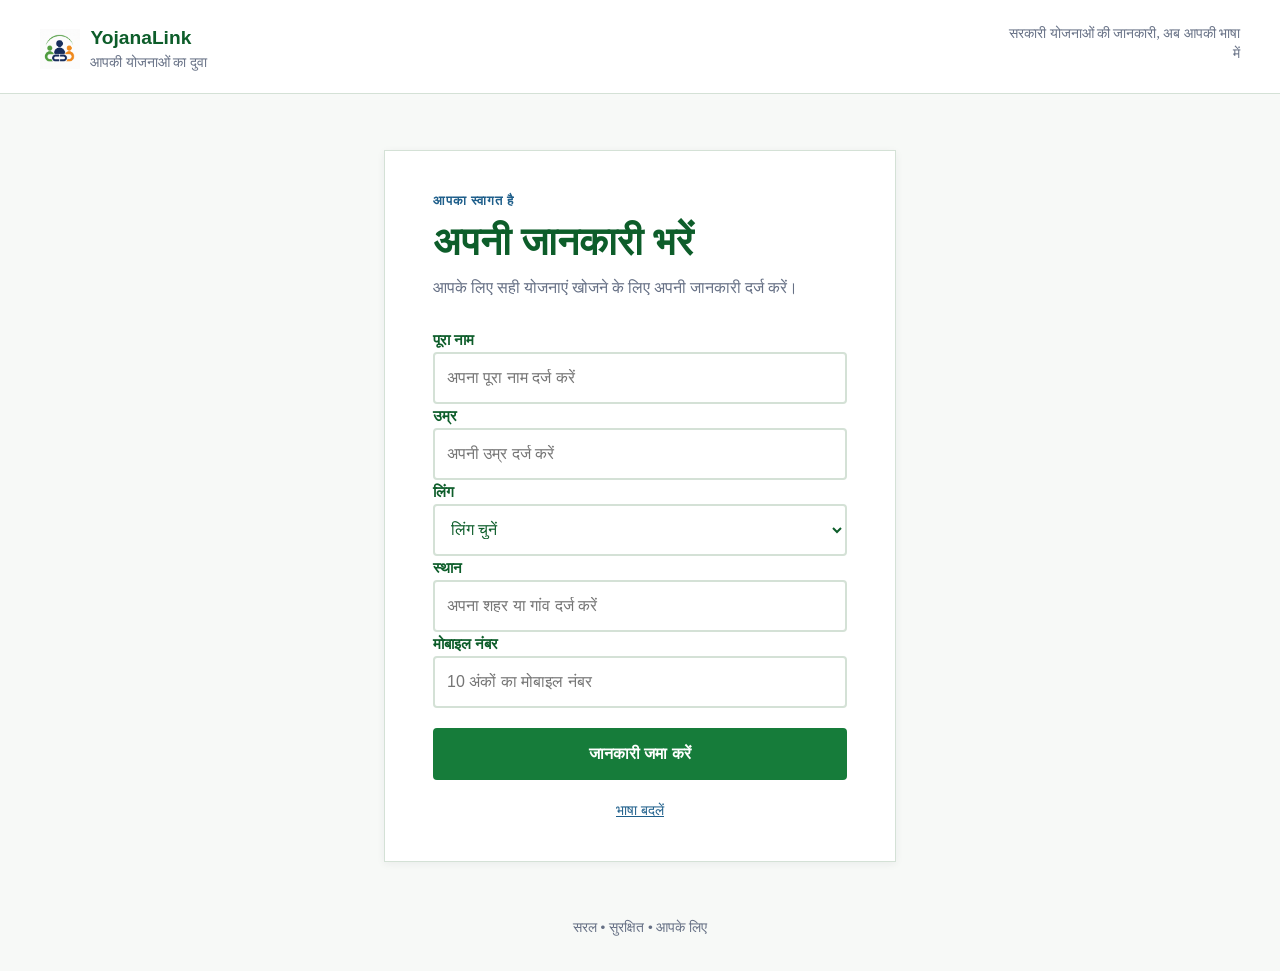
<file: info.html>
<!DOCTYPE html>
<html lang="hi">
<head>
  <meta charset="UTF-8">
  <meta name="viewport" content="width=device-width, initial-scale=1.0">
  <meta name="description" content="YojanaLink profile information">
  <title>YojanaLink | जानकारी</title>
  <link rel="stylesheet" href="style.css">
</head>

<body>
  <div class="page-shell">

    <!-- HEADER -->
    <header class="site-header">
      <a class="brand" href="index.html" aria-label="YojanaLink home">
        <img src="yojnalink_logo.png" alt="Logo">
        <!-- <span class="brand-mark" aria-hidden="true">Y</span> -->

        <span>
          <span class="brand-name">YojanaLink</span>
          <span class="brand-tagline" data-i18n="common.tagline">आपकी योजनाओं का दुवा</span>
        </span>
      </a>

      <p class="header-note" data-i18n="common.headerNote">
        सरकारी योजनाओं की जानकारी, अब आपकी भाषा में
      </p>
    </header>

    <!-- MAIN CONTENT -->
    <main class="login-main">
      <section class="login-panel" aria-labelledby="info-heading">
        <p class="eyebrow" data-i18n="common.welcome">आपका स्वागत है</p>
        <h1 id="info-heading" data-i18n="info.title">अपनी जानकारी भरें</h1>

        <p class="login-intro" data-i18n="info.intro">
          आपके लिए सही योजनाएं खोजने के लिए अपनी जानकारी दर्ज करें।
        </p>

        <!-- PROFILE FORM -->
        <form
          class="info-form"
          id="infoForm"
          novalidate
          enctype="multipart/form-data"
        >
          <!-- NAME -->
          <label class="form-label" for="full-name" data-i18n="info.fullName">पूरा नाम</label>
          <input
            class="form-input"
            id="full-name"
            name="fullName"
            type="text"
            autocomplete="name"
            placeholder="अपना पूरा नाम दर्ज करें" data-i18n-placeholder="info.fullNamePlaceholder"
            required
          >

          <label class="form-label" for="profile-age" data-i18n="info.age">उम्र</label>
          <input class="form-input" id="profile-age" name="age" type="number" min="1" max="120" inputmode="numeric" placeholder="अपनी उम्र दर्ज करें" data-i18n-placeholder="info.agePlaceholder" required>

          <label class="form-label" for="profile-gender" data-i18n="info.gender">लिंग</label>
          <select class="form-input" id="profile-gender" name="gender" required>
            <option value="" data-i18n="info.genderSelect">लिंग चुनें</option><option value="पुरुष" data-i18n="info.male">पुरुष</option><option value="महिला" data-i18n="info.female">महिला</option><option value="अन्य" data-i18n="info.other">अन्य</option>
          </select>

          <!-- LOCATION -->
          <label class="form-label" for="location" data-i18n="info.location">स्थान</label>
          <input
            class="form-input"
            id="location"
            name="location"
            type="text"
            autocomplete="address-level2"
            placeholder="अपना शहर या गांव दर्ज करें" data-i18n-placeholder="info.locationPlaceholder"
            required
          >

          <!-- PHONE -->
          <label class="form-label" for="profile-phone" data-i18n="info.phone">मोबाइल नंबर</label>
          <input
            class="form-input"
            id="profile-phone"
            name="phone"
            type="tel"
            inputmode="numeric"
            maxlength="10"
            autocomplete="tel"
            placeholder="10 अंकों का मोबाइल नंबर" data-i18n-placeholder="login.mobilePlaceholder"
            required
          >

          <button class="continue-button" type="submit" data-i18n="info.submit">
            जानकारी जमा करें
          </button>

          <p class="form-message" role="status" aria-live="polite"></p>
        </form>
        <a class="secondary-link" href="index.html" data-i18n="common.changeLanguage">
          भाषा बदलें
        </a>
      </section>
    </main>

    <!-- FOOTER -->
    <footer class="site-footer">
      <p data-i18n="common.trustMessage">
        सरल <span aria-hidden="true">•</span>
        सुरक्षित <span aria-hidden="true">•</span>
        आपके लिए
      </p>
    </footer>
  </div>

  <script src="onboarding.js"></script>
</body>
</html>
</file>
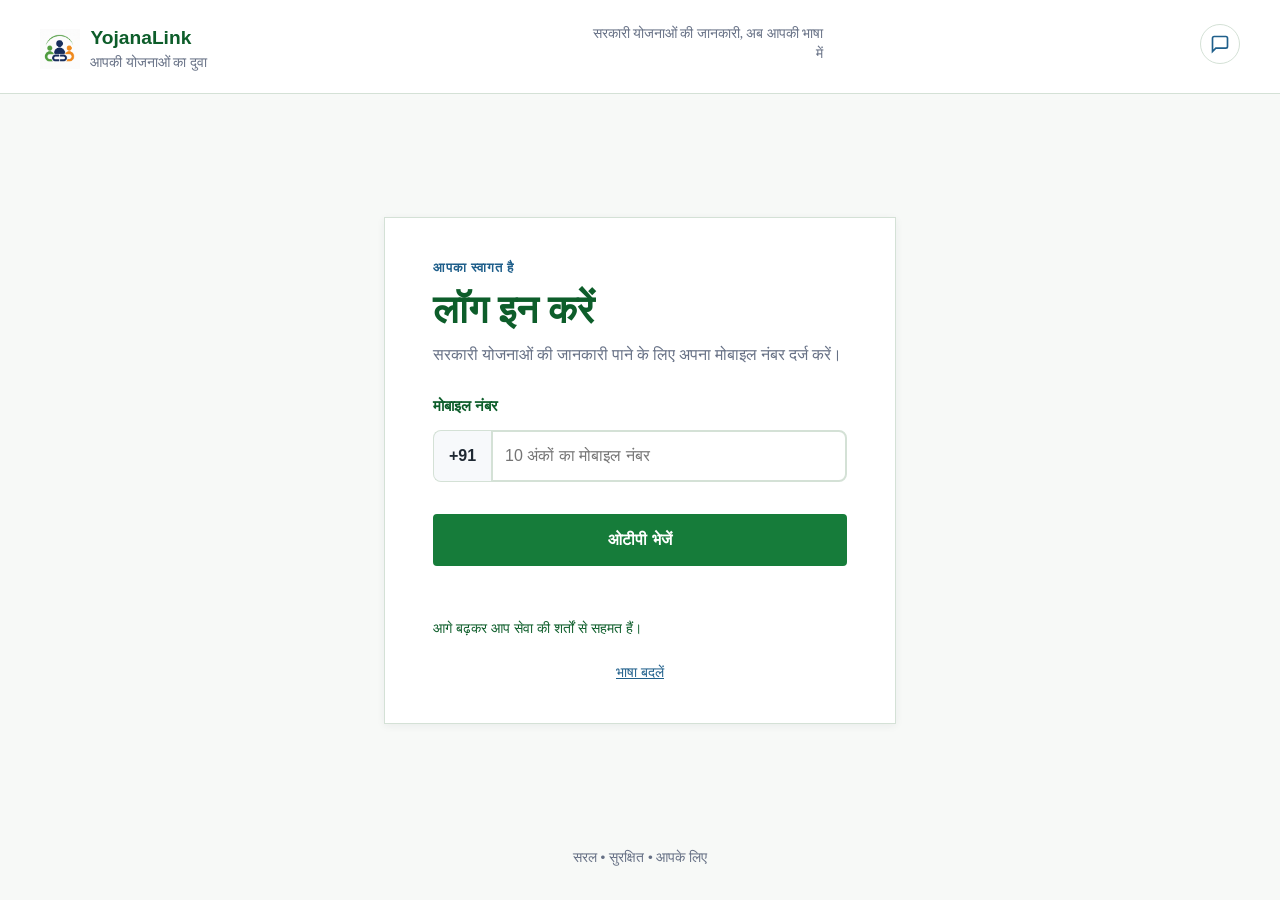
<file: login-c-admin.html>
<!DOCTYPE html>
<html lang="hi">
<head>
  <meta charset="UTF-8">
  <meta name="viewport" content="width=device-width, initial-scale=1.0">
  <meta name="description" content="YojanaLink login">
  <title>YojanaLink</title>
  <link rel="stylesheet" href="style.css">
</head>
<body>
  <div class="page-shell">
    <header class="site-header">
      <a class="brand" href="index.html" aria-label="YojanaLink home">
        <img src="yojnalink_logo.png" alt="Logo">
        <!-- <span class="brand-mark" aria-hidden="true">Y</span> -->
        <span>
          <span class="brand-name">YojanaLink</span>
          <span class="brand-tagline" data-i18n="common.tagline">आपकी योजनाओं का दुवा</span>
        </span>
      </a>
      <p class="header-note" data-i18n="common.headerNote">सरकारी योजनाओं की जानकारी, अब आपकी भाषा में</p>
      
      <!-- Chatbot Icon in Header -->
      <button class="header-chatbot-btn" aria-label="Help with chatbot" title="Chat support">
        <svg width="24" height="24" viewBox="0 0 24 24" fill="none" stroke="currentColor" stroke-width="2">
          <path d="M21 15a2 2 0 0 1-2 2H7l-4 4V5a2 2 0 0 1 2-2h14a2 2 0 0 1 2 2z"></path>
        </svg>
      </button>
    </header>

    <main class="login-main">
      <section class="login-panel" aria-labelledby="login-heading">
        <p class="eyebrow" data-i18n="common.welcome">आपका स्वागत है</p>
        <h1 id="login-heading" data-i18n="login.title">लॉग इन करें</h1>
        <p class="login-intro" data-i18n="login.intro">सरकारी योजनाओं की जानकारी पाने के लिए अपना मोबाइल नंबर दर्ज करें।</p>

        <form class="login-form" novalidate>
          <label class="form-label" for="mobile-number" data-i18n="login.mobileNumber">मोबाइल नंबर</label>
          <div class="phone-input-wrap" aria-label="Mobile number with country code">
            <span class="phone-country-code" aria-hidden="true">+91</span>
            <input class="form-input phone-number-input" id="mobile-number" type="tel" inputmode="numeric" maxlength="10" autocomplete="tel" data-i18n-placeholder="login.mobilePlaceholder" placeholder="10 अंकों का मोबाइल नंबर" aria-label="Mobile number">
          </div>
          <button class="continue-button send-otp-button" type="button" data-i18n="login.sendOtp">ओटीपी भेजें</button>

          <div class="otp-section" hidden>
            <label class="form-label" for="otp" data-i18n="login.enterOtp">ओटीपी दर्ज करें</label>
            <input class="form-input" id="otp" type="text" inputmode="numeric" maxlength="6" autocomplete="one-time-code" data-i18n-placeholder="login.otpPlaceholder" placeholder="6 अंकों का ओटीपी">
            <button class="continue-button verify-button" type="button" data-i18n="login.verify">सत्यापित करें</button>
            <button class="voice-button resend-otp-button" type="button" data-i18n="login.resendOtp">ओटीपी फिर से भेजें</button>
          </div>
          <p class="mock-message" role="status" aria-live="polite"></p>
        </form>

        <p class="selection-message" data-i18n="login.terms">आगे बढ़कर आप सेवा की शर्तों से सहमत हैं।</p>
        <a class="secondary-link" href="index.html" data-i18n="common.changeLanguage">भाषा बदलें</a>
      </section>
    </main>

    <footer class="site-footer">
      <p data-i18n="common.trustMessage">सरल <span aria-hidden="true">•</span> सुरक्षित <span aria-hidden="true">•</span> आपके लिए</p>
    </footer>
  </div>

  <script src="onboarding-c-admin.js"></script>
</body>
</html>
</file>
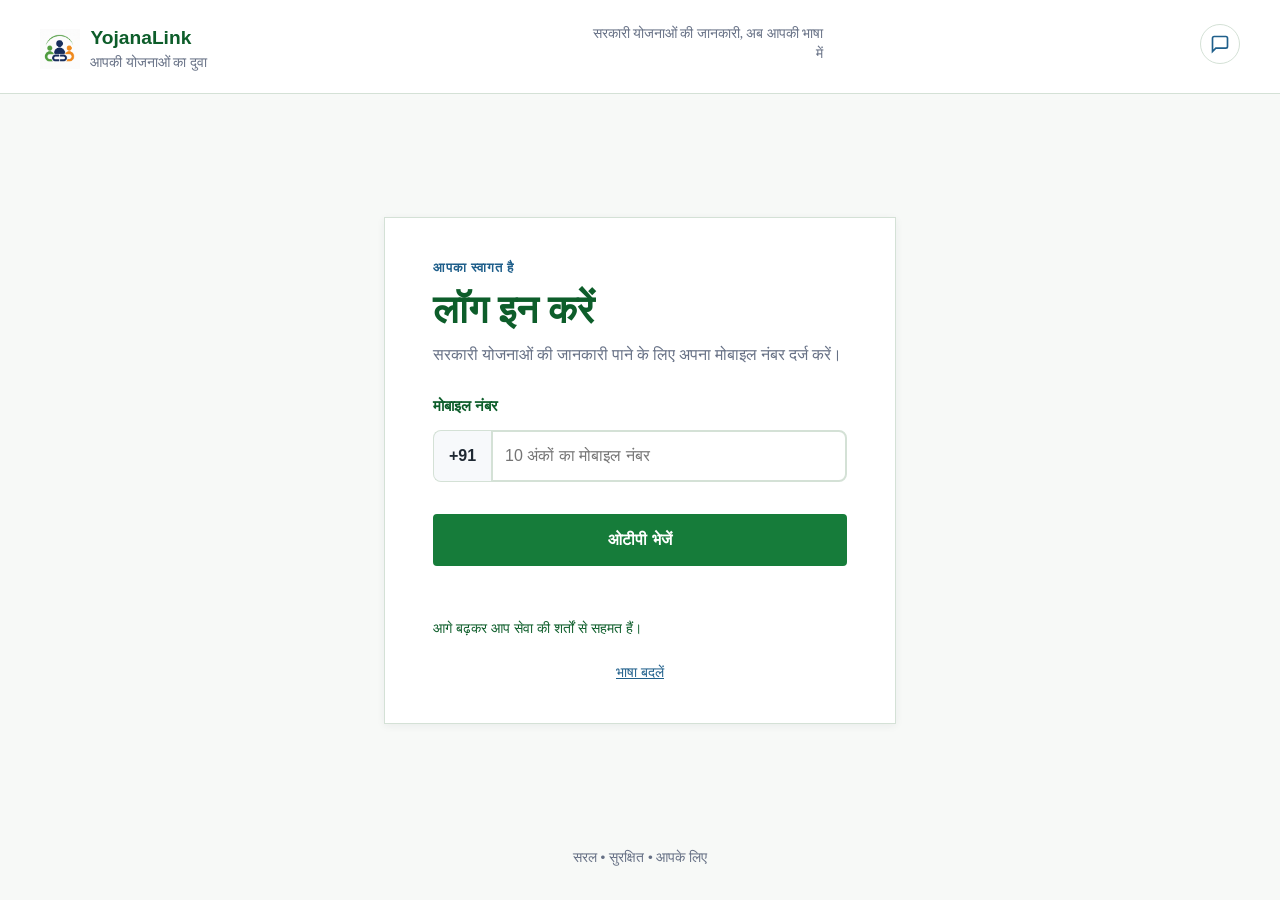
<file: login.html>
<!DOCTYPE html>
<html lang="hi">
<head>
  <meta charset="UTF-8">
  <meta name="viewport" content="width=device-width, initial-scale=1.0">
  <meta name="description" content="YojanaLink login">
  <title>YojanaLink</title>
  <link rel="stylesheet" href="style.css">
</head>
<body>
  <div class="page-shell">
    <header class="site-header">
      <a class="brand" href="index.html" aria-label="YojanaLink home">
        <img src="yojnalink_logo.png" alt="Logo">
        <!-- <span class="brand-mark" aria-hidden="true">Y</span> -->
        <span>
          <span class="brand-name">YojanaLink</span>
          <span class="brand-tagline" data-i18n="common.tagline">आपकी योजनाओं का दुवा</span>
        </span>
      </a>
      <p class="header-note" data-i18n="common.headerNote">सरकारी योजनाओं की जानकारी, अब आपकी भाषा में</p>
      
      <!-- Chatbot Icon in Header -->
      <button class="header-chatbot-btn" aria-label="Help with chatbot" title="Chat support">
        <svg width="24" height="24" viewBox="0 0 24 24" fill="none" stroke="currentColor" stroke-width="2">
          <path d="M21 15a2 2 0 0 1-2 2H7l-4 4V5a2 2 0 0 1 2-2h14a2 2 0 0 1 2 2z"></path>
        </svg>
      </button>
    </header>

    <main class="login-main">
      <section class="login-panel" aria-labelledby="login-heading">
        <p class="eyebrow" data-i18n="common.welcome">आपका स्वागत है</p>
        <h1 id="login-heading" data-i18n="login.title">लॉग इन करें</h1>
        <p class="login-intro" data-i18n="login.intro">सरकारी योजनाओं की जानकारी पाने के लिए अपना मोबाइल नंबर दर्ज करें।</p>

        <form class="login-form" novalidate>
          <label class="form-label" for="mobile-number" data-i18n="login.mobileNumber">मोबाइल नंबर</label>
          <div class="phone-input-wrap" aria-label="Mobile number with country code">
            <span class="phone-country-code" aria-hidden="true">+91</span>
            <input class="form-input phone-number-input" id="mobile-number" type="tel" inputmode="numeric" maxlength="10" autocomplete="tel" data-i18n-placeholder="login.mobilePlaceholder" placeholder="10 अंकों का मोबाइल नंबर" aria-label="Mobile number">
          </div>
          <button class="continue-button send-otp-button" type="button" data-i18n="login.sendOtp">ओटीपी भेजें</button>

          <div class="otp-section" hidden>
            <label class="form-label" for="otp" data-i18n="login.enterOtp">ओटीपी दर्ज करें</label>
            <input class="form-input" id="otp" type="text" inputmode="numeric" maxlength="6" autocomplete="one-time-code" data-i18n-placeholder="login.otpPlaceholder" placeholder="6 अंकों का ओटीपी">
            <button class="continue-button verify-button" type="button" data-i18n="login.verify">सत्यापित करें</button>
            <button class="voice-button resend-otp-button" type="button" data-i18n="login.resendOtp">ओटीपी फिर से भेजें</button>
          </div>
          <p class="mock-message" role="status" aria-live="polite"></p>
        </form>

        <p class="selection-message" data-i18n="login.terms">आगे बढ़कर आप सेवा की शर्तों से सहमत हैं।</p>
        <a class="secondary-link" href="index.html" data-i18n="common.changeLanguage">भाषा बदलें</a>
      </section>
    </main>

    <footer class="site-footer">
      <p data-i18n="common.trustMessage">सरल <span aria-hidden="true">•</span> सुरक्षित <span aria-hidden="true">•</span> आपके लिए</p>
    </footer>
  </div>

  <script src="onboarding.js"></script>
</body>
</html>
</file>
<file: style.css>
* {
  box-sizing: border-box;
}


img {
  max-width: 100%;
  display: block;
}


:root {
  color: #1f2933;
  background: #f7f9f7;
  font-family: Georgia, "Times New Roman", serif;
  font-size: 16px;
  line-height: 1.5;
  --green: #167c3a;
  --green-dark: #0d5d2a;
  --green-light: #eaf5ec;
  --blue: #1f5f8b;
  --border: #d4e1d6;
  --muted: #667085;
  --white: #ffffff;
}

body {
  margin: 0;
  min-width: 320px;
  overflow-x: hidden;
  background: #f7f9f7;
}

button {
  font: inherit;
}

.page-shell {
  display: flex;
  min-height: 100vh;
  flex-direction: column;
}

.site-header {
  display: flex;
  align-items: flex-start;
  justify-content: space-between;
  gap: 1rem;
  padding: 1.25rem 1.25rem 1rem;
  border-bottom: 1px solid var(--border);
  background: var(--white);
}

.brand {
  display: inline-flex;
  align-items: center;
  gap: 0.65rem;
  color: inherit;
  text-decoration: none;
}

.brand img {
  width: 2.5rem;
  height: 2.5rem;
  object-fit: contain;
  flex-shrink: 0;
}

.brand-mark {
  display: grid;
  width: 2.5rem;
  height: 2.5rem;
  place-items: center;
  border-radius: 50%;
  color: var(--white);
  background: var(--green);
  font-family: Arial, sans-serif;
  font-size: 1.35rem;
  font-weight: 700;
}

.brand-name,
.brand-tagline {
  display: block;
}

.brand-name {
  color: var(--green-dark);
  font-family: Arial, sans-serif;
  font-size: 1.2rem;
  font-weight: 700;
}

.brand-tagline {
  color: var(--muted);
  font-size: 0.85rem;
}

.header-note {
  display: none;
  max-width: 15rem;
  margin: 0;
  color: var(--muted);
  font-size: 0.85rem;
  text-align: right;
}

/* HEADER CHATBOT BUTTON */
.header-chatbot-btn {
  flex-shrink: 0;
  width: 2.5rem;
  height: 2.5rem;
  padding: 0.5rem;
  border: 1px solid var(--border);
  border-radius: 50%;
  background: var(--white);
  color: var(--blue);
  cursor: pointer;
  display: flex;
  align-items: center;
  justify-content: center;
  transition: all 0.2s ease;
}

.header-chatbot-btn:hover {
  background: var(--green-light);
  color: var(--green-dark);
  border-color: var(--green);
}

.header-chatbot-btn svg {
  width: 20px;
  height: 20px;
  stroke-width: 2;
}

.language-main {
  display: flex;
  flex: 1;
  align-items: center;
  justify-content: center;
  padding: 2.5rem 1.25rem;
}

.language-panel {
  width: min(100%, 32rem);
  padding: 1.75rem 1.25rem;
  border: 1px solid var(--border);
  background: var(--white);
  box-shadow: 0 2px 8px rgb(31 41 51 / 6%);
  text-align: center;
}

.eyebrow {
  margin: 0 0 0.5rem;
  color: var(--blue);
  font-family: Arial, sans-serif;
  font-size: 0.8rem;
  font-weight: 700;
  letter-spacing: 0.06em;
  text-transform: uppercase;
}

h1 {
  margin: 0;
  color: var(--green-dark);
  font-size: clamp(1.8rem, 8vw, 2.45rem);
  line-height: 1.2;
}

.intro-text {
  margin: 0.65rem 0 1.75rem;
  color: var(--muted);
  font-size: 1.05rem;
}

.language-options {
  display: grid;
  gap: 0.75rem;
}

.language-option {
  display: flex;
  min-height: 4rem;
  align-items: center;
  justify-content: space-between;
  width: 100%;
  padding: 0.75rem 1rem;
  border: 2px solid var(--border);
  border-radius: 4px;
  color: var(--green-dark);
  background: var(--white);
  cursor: pointer;
  text-align: left;
  transition: border-color 120ms ease, background-color 120ms ease;
}

.language-option:hover,
.language-option:focus-visible {
  border-color: var(--green);
  background: var(--green-light);
  outline: none;
}

.language-option.is-selected {
  border-color: var(--green);
  background: var(--green-light);
  box-shadow: inset 4px 0 0 var(--green);
}

.language-native {
  font-size: 1.25rem;
  font-weight: 700;
}

.language-english {
  color: var(--muted);
  font-family: Arial, sans-serif;
  font-size: 0.85rem;
}

.continue-button {
  display: flex;
  align-items: center;
  justify-content: center;
  width: 100%;
  min-height: 3.25rem;
  margin-top: 1.25rem;
  border: 2px solid var(--green);
  border-radius: 4px;
  color: var(--white);
  background: var(--green);
  cursor: pointer;
  font-family: Arial, sans-serif;
  font-size: 1rem;
  font-weight: 700;
  text-decoration: none;
}

.continue-button:hover:not(:disabled),
.continue-button:focus-visible:not(:disabled) {
  border-color: var(--green-dark);
  background: var(--green-dark);
  outline: 3px solid rgb(22 124 58 / 22%);
  outline-offset: 2px;
}

.continue-button:disabled {
  border-color: #b9c8bc;
  color: #718075;
  background: #dfe8e0;
  cursor: not-allowed;
}

.selection-message {
  min-height: 1.5rem;
  margin: 0.75rem 0 0;
  color: var(--green-dark);
  font-family: Arial, sans-serif;
  font-size: 0.9rem;
}

.voice-button {
  display: inline-flex;
  align-items: center;
  gap: 0.4rem;
  margin-top: 0.5rem;
  padding: 0.5rem;
  border: 0;
  color: var(--blue);
  background: transparent;
  cursor: pointer;
  font-family: Arial, sans-serif;
  font-weight: 700;
}

.voice-button:hover,
.voice-button:focus-visible {
  text-decoration: underline;
  outline: 2px solid var(--blue);
  outline-offset: 2px;
}

.site-footer {
  padding: 0 1.25rem 1.5rem;
  color: var(--muted);
  font-family: Arial, sans-serif;
  font-size: 0.85rem;
  text-align: center;
}

.site-footer p {
  margin: 0;
}

.login-main {
  display: flex;
  flex: 1;
  align-items: center;
  justify-content: center;
  padding: 2.5rem 1.25rem;
}

.login-panel {
  width: min(100%, 32rem);
  padding: 1.75rem 1.25rem;
  border: 1px solid var(--border);
  background: var(--white);
  box-shadow: 0 2px 8px rgb(31 41 51 / 6%);
}

.login-panel h1 {
  text-align: left;
}

.login-intro {
  margin: 0.65rem 0 1.75rem;
  color: var(--muted);
}

.login-form {
  display: grid;
  gap: 0.75rem;
}

.form-label {
  color: var(--green-dark);
  font-family: Arial, sans-serif;
  font-size: 0.95rem;
  font-weight: 700;
}

.form-input {
  min-height: 3.25rem;
  width: 100%;
  padding: 0.75rem;
  border: 2px solid var(--border);
  border-radius: 4px;
  color: var(--green-dark);
  background: var(--white);
  font-family: Arial, sans-serif;
  font-size: 1rem;
}

.form-input:focus {
  border-color: var(--blue);
  outline: 3px solid rgb(31 95 139 / 20%);
  outline-offset: 1px;
}

.otp-section {
  display: grid;
  gap: 0.75rem;
  margin-top: 0.5rem;
}

.otp-section[hidden] {
  display: none;
}

.mock-message {
  min-height: 1.5rem;
  margin: 0.25rem 0 0;
  color: var(--green-dark);
  font-family: Arial, sans-serif;
  font-size: 0.9rem;
}

.secondary-link {
  display: block;
  margin-top: 1.25rem;
  color: var(--blue);
  font-family: Arial, sans-serif;
  font-size: 0.9rem;
  text-align: center;
}

@media (min-width: 640px) {
  .site-header {
    padding: 1.5rem 2.5rem 1.25rem;
  }

  .header-note {
    display: block;
  }

  .language-main {
    padding: 3.5rem 2rem;
  }

  .language-panel {
    padding: 2.5rem 3rem;
  }

  .login-main {
    padding: 3.5rem 2rem;
  }

  .login-panel {
    padding: 2.5rem 3rem;
  }

  .site-footer {
    padding-bottom: 2rem;
  }
}

/* Mobile number country-code field */
.phone-input-wrap {
  display: flex;
  align-items: stretch;
  width: 100%;
}
.phone-country-code {
  display: inline-flex;
  align-items: center;
  justify-content: center;
  min-width: 58px;
  padding: 0 12px;
  border: 1px solid var(--border-color, #d4e1d6);
  border-right: 0;
  border-radius: 8px 0 0 8px;
  background: var(--bg-secondary, #f7f9fb);
  color: var(--text-primary, #1f2933);
  font-family: Arial, sans-serif;
  font-weight: 700;
}
.phone-number-input {
  flex: 1;
  min-width: 0;
  border-radius: 0 8px 8px 0 !important;
}
</file>
<file: admin-c.css>
*{box-sizing:border-box;margin:0;padding:0}body{font-family:Segoe UI,Tahoma,sans-serif;background:#f4f7fb;color:#1f2933;line-height:1.5}.admin-shell{min-height:100vh}.admin-header{position:sticky;top:0;z-index:20;display:flex;justify-content:space-between;align-items:center;gap:16px;padding:14px 20px;background:#fff;border-bottom:1px solid #dce0e5;box-shadow:0 2px 8px rgba(31,41,51,.08)}.admin-header-left,.admin-header-right{display:flex;align-items:center;gap:12px}.admin-logo{width:46px;height:46px;object-fit:contain}.admin-header h1{font-size:20px;color:#1e5a96}.admin-header-sub{font-size:12px;color:#637086}.admin-badge{padding:6px 10px;border-radius:999px;background:#e3f2fd;color:#1e5a96;font-weight:700;font-size:12px}.language-select{padding:8px 10px;border:1px solid #dce0e5;border-radius:8px;background:#fff}.admin-main{max-width:900px;margin:0 auto;padding:22px 16px 60px}.admin-card{background:#fff;border:1px solid #dce0e5;border-radius:14px;padding:20px;margin-bottom:18px;box-shadow:0 2px 8px rgba(31,41,51,.06)}.admin-hero{display:flex;justify-content:space-between;gap:24px}.eyebrow{font-size:11px;letter-spacing:.08em;color:#28a745;font-weight:800;margin-bottom:5px}.admin-card-title{font-size:20px;color:#1e5a96;margin-bottom:4px}.admin-card-subtitle{color:#637086;font-size:14px;margin-bottom:14px}.admin-stats{display:grid;grid-template-columns:repeat(4,1fr);gap:8px;min-width:330px}.admin-stats div{background:#f7f9fb;border:1px solid #dce0e5;border-radius:10px;padding:10px;text-align:center}.admin-stats b{display:block;font-size:22px;color:#1e5a96}.admin-stats span{font-size:11px;color:#637086}.admin-upload-row,.admin-add-form{display:flex;gap:10px;flex-wrap:wrap}.admin-upload-row input,.admin-add-form input{flex:1;min-width:180px;padding:11px;border:1px solid #dce0e5;border-radius:8px}.admin-btn{border:0;border-radius:8px;padding:10px 14px;cursor:pointer;font-weight:700;background:#eef2f7;color:#1f2933}.admin-btn-primary{background:#1e5a96;color:#fff}.admin-btn-outline{background:#fff;border:1px solid #1e5a96;color:#1e5a96}.admin-btn-sm{padding:7px 10px;font-size:12px}.admin-status-text{margin-top:10px;color:#637086}.scheme-card{border:1px solid #dce0e5;border-radius:12px;padding:14px;margin-top:10px}.scheme-card-header{display:flex;justify-content:space-between;gap:10px;align-items:flex-start}.scheme-card-title{color:#1e5a96;font-size:17px}.scheme-card-source,.scheme-card-summary{color:#637086;font-size:13px}.scheme-card-summary{margin:8px 0}.scheme-status-pill{padding:4px 8px;border-radius:999px;background:#e8f5e9;color:#28a745;font-size:11px;font-weight:700;white-space:nowrap}.scheme-meta{display:flex;gap:10px;flex-wrap:wrap;color:#637086;font-size:12px;margin:8px 0}.scheme-card-actions{display:flex;gap:8px;flex-wrap:wrap}.admin-count{font-size:13px;background:#eef2f7;padding:3px 7px;border-radius:999px}.section-heading{display:flex;justify-content:space-between;gap:12px;align-items:flex-start}.admin-empty-text{color:#918d9f;font-size:13px}.admin-list:empty{display:none}.admin-user-card{display:flex;justify-content:space-between;align-items:center;gap:10px;padding:12px;border:1px solid #dce0e5;border-radius:10px;margin-top:8px}.admin-user-info strong{display:block}.admin-user-info span{font-size:12px;color:#637086}.admin-role-label{font-size:11px;color:#1e5a96;font-weight:700}.danger-btn{background:#fff1f2;color:#dc3545;border:1px solid #dc3545}.scheme-dialog{border:0;border-radius:14px;padding:0;max-width:720px;width:calc(100% - 24px);box-shadow:0 15px 45px rgba(0,0,0,.2)}.scheme-dialog::backdrop{background:rgba(0,0,0,.45)}.scheme-dialog form{padding:20px}.dialog-head{display:flex;justify-content:space-between;align-items:flex-start}.icon-btn{border:0;background:none;font-size:26px;cursor:pointer}.form-grid{display:grid;grid-template-columns:1fr 1fr;gap:12px}.form-grid label{display:flex;flex-direction:column;gap:5px;font-weight:700;font-size:13px}.form-grid .full{grid-column:1/-1}.form-grid input,.form-grid textarea{font:inherit;padding:10px;border:1px solid #dce0e5;border-radius:8px}.form-note{margin:12px 0;color:#637086;font-size:12px}.dialog-actions{display:flex;justify-content:flex-end;gap:8px}@media(max-width:700px){.admin-header{align-items:flex-start;flex-wrap:wrap}.admin-header-right{margin-left:auto;flex-wrap:wrap}.admin-hero{display:block}.admin-stats{min-width:0;margin-top:16px}.form-grid{grid-template-columns:1fr}.form-grid .full{grid-column:auto}}@media(max-width:460px){.admin-stats{grid-template-columns:repeat(2,1fr)}.admin-main{padding:14px 10px 50px}.admin-card{padding:14px}.admin-header{padding:10px}.admin-header-left{max-width:60%}.admin-header h1{font-size:17px}}
</file>
<file: admin.css>
*{box-sizing:border-box;margin:0;padding:0}body{font-family:Segoe UI,Tahoma,sans-serif;background:#f4f7fb;color:#1f2933;line-height:1.5}.admin-shell{min-height:100vh}.admin-header{position:sticky;top:0;z-index:20;display:flex;justify-content:space-between;align-items:center;gap:16px;padding:14px 20px;background:#fff;border-bottom:1px solid #dce0e5;box-shadow:0 2px 8px rgba(31,41,51,.08)}.admin-header-left,.admin-header-right{display:flex;align-items:center;gap:12px}.admin-logo{width:46px;height:46px;object-fit:contain}.admin-header h1{font-size:20px;color:#1e5a96}.admin-header-sub{font-size:12px;color:#637086}.admin-badge{padding:6px 10px;border-radius:999px;background:#e3f2fd;color:#1e5a96;font-weight:700;font-size:12px}.language-select{padding:8px 10px;border:1px solid #dce0e5;border-radius:8px;background:#fff}.admin-main{max-width:900px;margin:0 auto;padding:22px 16px 60px}.admin-card{background:#fff;border:1px solid #dce0e5;border-radius:14px;padding:20px;margin-bottom:18px;box-shadow:0 2px 8px rgba(31,41,51,.06)}.admin-hero{display:flex;justify-content:space-between;gap:24px}.eyebrow{font-size:11px;letter-spacing:.08em;color:#28a745;font-weight:800;margin-bottom:5px}.admin-card-title{font-size:20px;color:#1e5a96;margin-bottom:4px}.admin-card-subtitle{color:#637086;font-size:14px;margin-bottom:14px}.admin-stats{display:grid;grid-template-columns:repeat(4,1fr);gap:8px;min-width:330px}.admin-stats div{background:#f7f9fb;border:1px solid #dce0e5;border-radius:10px;padding:10px;text-align:center}.admin-stats b{display:block;font-size:22px;color:#1e5a96}.admin-stats span{font-size:11px;color:#637086}.admin-upload-row,.admin-add-form{display:flex;gap:10px;flex-wrap:wrap}.admin-upload-row input,.admin-add-form input{flex:1;min-width:180px;padding:11px;border:1px solid #dce0e5;border-radius:8px}.admin-btn{border:0;border-radius:8px;padding:10px 14px;cursor:pointer;font-weight:700;background:#eef2f7;color:#1f2933}.admin-btn-primary{background:#1e5a96;color:#fff}.admin-btn-outline{background:#fff;border:1px solid #1e5a96;color:#1e5a96}.admin-btn-sm{padding:7px 10px;font-size:12px}.admin-status-text{margin-top:10px;color:#637086}.scheme-card{border:1px solid #dce0e5;border-radius:12px;padding:14px;margin-top:10px}.scheme-card-header{display:flex;justify-content:space-between;gap:10px;align-items:flex-start}.scheme-card-title{color:#1e5a96;font-size:17px}.scheme-card-source,.scheme-card-summary{color:#637086;font-size:13px}.scheme-card-summary{margin:8px 0}.scheme-status-pill{padding:4px 8px;border-radius:999px;background:#e8f5e9;color:#28a745;font-size:11px;font-weight:700;white-space:nowrap}.scheme-meta{display:flex;gap:10px;flex-wrap:wrap;color:#637086;font-size:12px;margin:8px 0}.scheme-card-actions{display:flex;gap:8px;flex-wrap:wrap}.admin-count{font-size:13px;background:#eef2f7;padding:3px 7px;border-radius:999px}.section-heading{display:flex;justify-content:space-between;gap:12px;align-items:flex-start}.admin-empty-text{color:#918d9f;font-size:13px}.admin-list:empty{display:none}.admin-user-card{display:flex;justify-content:space-between;align-items:center;gap:10px;padding:12px;border:1px solid #dce0e5;border-radius:10px;margin-top:8px}.admin-user-info strong{display:block}.admin-user-info span{font-size:12px;color:#637086}.admin-role-label{font-size:11px;color:#1e5a96;font-weight:700}.danger-btn{background:#fff1f2;color:#dc3545;border:1px solid #dc3545}.scheme-dialog{border:0;border-radius:14px;padding:0;max-width:720px;width:calc(100% - 24px);box-shadow:0 15px 45px rgba(0,0,0,.2)}.scheme-dialog::backdrop{background:rgba(0,0,0,.45)}.scheme-dialog form{padding:20px}.dialog-head{display:flex;justify-content:space-between;align-items:flex-start}.icon-btn{border:0;background:none;font-size:26px;cursor:pointer}.form-grid{display:grid;grid-template-columns:1fr 1fr;gap:12px}.form-grid label{display:flex;flex-direction:column;gap:5px;font-weight:700;font-size:13px}.form-grid .full{grid-column:1/-1}.form-grid input,.form-grid textarea{font:inherit;padding:10px;border:1px solid #dce0e5;border-radius:8px}.form-note{margin:12px 0;color:#637086;font-size:12px}.dialog-actions{display:flex;justify-content:flex-end;gap:8px}@media(max-width:700px){.admin-header{align-items:flex-start;flex-wrap:wrap}.admin-header-right{margin-left:auto;flex-wrap:wrap}.admin-hero{display:block}.admin-stats{min-width:0;margin-top:16px}.form-grid{grid-template-columns:1fr}.form-grid .full{grid-column:auto}}@media(max-width:460px){.admin-stats{grid-template-columns:repeat(2,1fr)}.admin-main{padding:14px 10px 50px}.admin-card{padding:14px}.admin-header{padding:10px}.admin-header-left{max-width:60%}.admin-header h1{font-size:17px}}
</file>
<file: app.css>
/* ========================================
   YOJANALINK - GOVERNMENT SCHEMES APP
   CSS3 Stylesheet
   Mobile-First Responsive Design
   ======================================== */

/* ROOT VARIABLES & RESET */
* {
  margin: 0;
  padding: 0;
  box-sizing: border-box;
}



img {
  max-width: 100%;
  display: block;
}




:root {
  /* Colors */
  --primary-color: #1e5a96;
  --primary-dark: #0d3d5c;
  --primary-light: #e3f2fd;
  --secondary-color: #28a745;
  --secondary-light: #e8f5e9;
  --accent-color: #ff9800;
  --danger-color: #dc3545;
  --success-color: #28a745;
  --warning-color: #ffc107;
  --info-color: #17a2b8;
  
  /* Neutrals */
  --text-primary: #1f2933;
  --text-secondary: #637086;
  --text-muted: #918d9f;
  --bg-primary: #ffffff;
  --bg-secondary: #f7f9fb;
  --bg-tertiary: #eff2f7;
  --border-color: #dce0e5;
  --shadow-light: 0 1px 3px rgba(31, 41, 51, 0.1);
  --shadow-medium: 0 2px 8px rgba(31, 41, 51, 0.12);
  --shadow-dark: 0 8px 24px rgba(31, 41, 51, 0.15);
  
  /* Spacing */
  --spacing-xs: 0.25rem;
  --spacing-sm: 0.5rem;
  --spacing-md: 1rem;
  --spacing-lg: 1.5rem;
  --spacing-xl: 2rem;
  --spacing-2xl: 2.5rem;
  
  /* Border Radius */
  --radius-sm: 4px;
  --radius-md: 8px;
  --radius-lg: 12px;
  --radius-full: 50%;
  
  /* Typography */
  --font-family: 'Segoe UI', Tahoma, Geneva, Verdana, sans-serif;
  --font-size-base: 16px;
  --font-size-sm: 14px;
  --font-size-xs: 12px;
  --font-size-lg: 18px;
  --font-size-xl: 20px;
  --font-size-2xl: 24px;
  
  /* Transitions */
  --transition-fast: 150ms ease;
  --transition-base: 200ms ease;
  --transition-slow: 300ms ease;
}

/* Dark Mode Variables */
body.dark-mode {
  --text-primary: #ffffff;
  --text-secondary: #b8bcc5;
  --text-muted: #8b8d94;
  --bg-primary: #1a1a1a;
  --bg-secondary: #242424;
  --bg-tertiary: #323232;
  --border-color: #3a3a3a;
  --shadow-light: 0 1px 3px rgba(0, 0, 0, 0.3);
  --shadow-medium: 0 2px 8px rgba(0, 0, 0, 0.4);
  --shadow-dark: 0 8px 24px rgba(0, 0, 0, 0.5);
}

/* FONT SIZE VARIATIONS */
body.font-small {
  --font-size-base: 14px;
  --font-size-sm: 12px;
  --font-size-xs: 11px;
  --font-size-lg: 16px;
  --font-size-xl: 18px;
  --font-size-2xl: 22px;
}

body.font-large {
  --font-size-base: 18px;
  --font-size-sm: 16px;
  --font-size-xs: 14px;
  --font-size-lg: 20px;
  --font-size-xl: 22px;
  --font-size-2xl: 26px;
}

/* BASE STYLES */
html {
  font-size: var(--font-size-base);
}

html, body {
  overflow-x: hidden;
  width: 100%;
}

body {
  margin: 0;
  padding: 0;
  font-family: var(--font-family);
  font-size: var(--font-size-base);
  line-height: 1.6;
  color: var(--text-primary);
  background: var(--bg-secondary);
  transition: background-color var(--transition-base), color var(--transition-base);
}

/* APP CONTAINER */
.app-container {
  display: flex;
  flex-direction: column;
  min-height: 100vh;
  max-width: 480px;
  margin: 0 auto;
  background: var(--bg-primary);
  position: relative;
}

/* ========================================
   HEADER STYLES
   ======================================== */

.app-header {
  display: flex;
  align-items: center;
  justify-content: space-between;
  padding: var(--spacing-md);
  background: var(--bg-primary);
  border-bottom: 1px solid var(--border-color);
  box-shadow: var(--shadow-light);
  position: sticky;
  top: 0;
  z-index: 100;
}

.header-left {
  display: flex;
  align-items: center;
  gap: var(--spacing-md);
  min-width: 0;
}

.header-left > img {
  width: 40px;
  height: 40px;
  object-fit: contain;
  flex-shrink: 0;
}

.header-right {
  flex-shrink: 0;
}

.app-logo {
  display: flex;
  align-items: center;
  justify-content: center;
  width: 40px;
  height: 40px;
  border-radius: var(--radius-full);
  background: linear-gradient(135deg, var(--primary-color), var(--secondary-color));
  color: white;
  font-size: var(--font-size-xl);
  font-weight: bold;
  flex-shrink: 0;
}

.app-title h1 {
  font-size: var(--font-size-lg);
  font-weight: 700;
  color: var(--primary-color);
  margin: 0;
  line-height: 1.2;
}

.app-title p {
  font-size: var(--font-size-xs);
  color: var(--text-muted);
  margin: 2px 0 0;
}

.header-right {
  display: flex;
  gap: var(--spacing-md);
}

.header-icon-btn {
  background: none;
  border: none;
  cursor: pointer;
  color: var(--text-primary);
  padding: var(--spacing-sm);
  border-radius: var(--radius-md);
  display: flex;
  align-items: center;
  justify-content: center;
  transition: background-color var(--transition-base);
  position: relative;
}

.header-icon-btn:hover {
  background: var(--bg-secondary);
}

.notification-badge {
  position: absolute;
  top: 0;
  right: 0;
  background: var(--danger-color);
  color: white;
  border-radius: var(--radius-full);
  width: 20px;
  height: 20px;
  font-size: var(--font-size-xs);
  display: flex;
  align-items: center;
  justify-content: center;
  font-weight: bold;
}

/* ========================================
   MAIN CONTENT AREA
   ======================================== */

.main-content {
  flex: 1;
  padding: var(--spacing-lg) var(--spacing-md);
  padding-bottom: 80px;
  overflow-y: auto;
  -webkit-overflow-scrolling: touch;
}

/* SCHEMES SECTION */
.schemes-section {
  margin-bottom: var(--spacing-2xl);
}

.schemes-header {
  margin-bottom: var(--spacing-lg);
}

.schemes-header h2 {
  font-size: var(--font-size-2xl);
  font-weight: 700;
  color: var(--primary-color);
  margin: 0 0 var(--spacing-xs);
}

.schemes-subtitle {
  color: var(--text-secondary);
  font-size: var(--font-size-sm);
  margin: 0;
}

/* SEARCH BAR */
.search-container {
  display: flex;
  align-items: center;
  gap: var(--spacing-md);
  padding: var(--spacing-md);
  background: var(--bg-secondary);
  border: 1px solid var(--border-color);
  border-radius: var(--radius-md);
  margin-bottom: var(--spacing-lg);
}

.search-container svg {
  color: var(--text-muted);
  flex-shrink: 0;
}

.search-input {
  flex: 1;
  border: none;
  background: transparent;
  font-size: var(--font-size-base);
  color: var(--text-primary);
  outline: none;
  font-family: var(--font-family);
}

.search-input::placeholder {
  color: var(--text-muted);
}

/* SCHEMES LIST */
.schemes-list {
  display: grid;
  gap: var(--spacing-lg);
}

.scheme-card {
  background: var(--bg-primary);
  border: 1px solid var(--border-color);
  border-radius: var(--radius-lg);
  padding: var(--spacing-lg);
  cursor: pointer;
  transition: all var(--transition-base);
  position: relative;
  overflow: hidden;
}

.scheme-card:hover {
  box-shadow: var(--shadow-medium);
  transform: translateY(-2px);
  border-color: var(--primary-color);
}

.scheme-header {
  display: flex;
  justify-content: space-between;
  align-items: flex-start;
  gap: var(--spacing-md);
  margin-bottom: var(--spacing-md);
}

.scheme-title {
  font-size: var(--font-size-lg);
  font-weight: 700;
  color: var(--primary-color);
  margin: 0;
  flex: 1;
}

.scheme-badge {
  background: var(--accent-color);
  color: white;
  padding: 4px 8px;
  border-radius: var(--radius-sm);
  font-size: var(--font-size-xs);
  font-weight: bold;
  white-space: nowrap;
  flex-shrink: 0;
}

.scheme-description {
  color: var(--text-secondary);
  font-size: var(--font-size-sm);
  margin: 0 0 var(--spacing-md);
  line-height: 1.5;
}

.scheme-footer {
  display: flex;
  justify-content: space-between;
  align-items: center;
}

.scheme-tag {
  display: inline-block;
  background: var(--primary-light);
  color: var(--primary-color);
  padding: 4px 12px;
  border-radius: var(--radius-full);
  font-size: var(--font-size-xs);
  margin-right: var(--spacing-sm);
}

.scheme-arrow {
  color: var(--primary-color);
  font-size: var(--font-size-xl);
}

/* NO RESULTS */
.no-results {
  text-align: center;
  padding: var(--spacing-2xl) var(--spacing-md);
  color: var(--text-secondary);
}

.no-results-icon {
  font-size: 48px;
  margin-bottom: var(--spacing-md);
}

/* ========================================
   SUGGESTIONS SECTION
   ======================================== */

.suggestions-section,
.profile-section {
  margin-bottom: var(--spacing-2xl);
}

.section-header,
.profile-header {
  margin-bottom: var(--spacing-lg);
}

.section-header h2,
.profile-header h2 {
  font-size: var(--font-size-2xl);
  font-weight: 700;
  color: var(--primary-color);
  margin: 0 0 var(--spacing-xs);
}

.section-subtitle {
  color: var(--text-secondary);
  font-size: var(--font-size-sm);
  margin: 0;
}

.suggestions-list {
  display: grid;
  gap: var(--spacing-md);
}

.suggestion-item {
  background: var(--bg-primary);
  border: 1px solid var(--border-color);
  border-radius: var(--radius-lg);
  padding: var(--spacing-lg);
  display: flex;
  justify-content: space-between;
  align-items: center;
  transition: all var(--transition-base);
  cursor: pointer;
}

.suggestion-item:hover {
  box-shadow: var(--shadow-medium);
  border-color: var(--secondary-color);
}

.suggestion-info h3 {
  font-size: var(--font-size-base);
  font-weight: 700;
  color: var(--secondary-color);
  margin: 0 0 4px;
}

.suggestion-info p {
  font-size: var(--font-size-sm);
  color: var(--text-secondary);
  margin: 0;
}

.suggestion-match {
  background: var(--secondary-light);
  color: var(--secondary-color);
  padding: 6px 12px;
  border-radius: var(--radius-full);
  font-size: var(--font-size-xs);
  font-weight: bold;
  white-space: nowrap;
}

/* ========================================
   PROFILE SECTION
   ======================================== */

.profile-card {
  background: var(--bg-primary);
  border: 1px solid var(--border-color);
  border-radius: var(--radius-lg);
  padding: var(--spacing-lg);
  text-align: center;
}

.profile-avatar {
  width: 80px;
  height: 80px;
  border-radius: var(--radius-full);
  background: linear-gradient(135deg, var(--primary-color), var(--secondary-color));
  color: white;
  display: flex;
  align-items: center;
  justify-content: center;
  margin: 0 auto var(--spacing-lg);
}

.profile-avatar svg {
  width: 50px;
  height: 50px;
}

.profile-name {
  font-size: var(--font-size-xl);
  font-weight: 700;
  color: var(--primary-color);
  margin: 0 0 var(--spacing-lg);
}

.profile-info-list {
  text-align: left;
  display: flex;
  flex-direction: column;
  gap: var(--spacing-sm);
  margin-bottom: var(--spacing-lg);
}

.profile-info-row {
  display: flex;
  justify-content: space-between;
  align-items: center;
  gap: var(--spacing-md);
  padding: var(--spacing-sm) var(--spacing-md);
  background: var(--bg-secondary);
  border: 1px solid var(--border-color);
  border-radius: var(--radius-md);
}

.profile-info-label {
  color: var(--text-secondary);
  font-size: var(--font-size-sm);
  font-weight: 700;
  flex-shrink: 0;
}

.profile-info-value {
  color: var(--text-primary);
  font-size: var(--font-size-sm);
  text-align: right;
  overflow-wrap: anywhere;
}

.profile-document-preview {
  margin-bottom: var(--spacing-lg);
}

.profile-document-preview img {
  max-width: 100%;
  max-height: 180px;
  border-radius: var(--radius-md);
  border: 1px solid var(--border-color);
  display: block;
  margin: 0 auto;
}

.document-chip {
  display: inline-flex;
  align-items: center;
  gap: var(--spacing-sm);
  padding: var(--spacing-sm) var(--spacing-md);
  background: var(--primary-light);
  color: var(--primary-color);
  border-radius: var(--radius-md);
  font-size: var(--font-size-sm);
  font-weight: 700;
}

.field-note {
  display: block;
  margin-top: 4px;
  color: var(--text-muted);
  font-size: var(--font-size-xs);
}

.form-group input[readonly] {
  background: var(--bg-secondary);
  color: var(--text-secondary);
  cursor: not-allowed;
}

.profile-info {
  text-align: left;
  margin-bottom: var(--spacing-lg);
}

.info-group {
  margin-bottom: var(--spacing-md);
  padding-bottom: var(--spacing-md);
  border-bottom: 1px solid var(--border-color);
}

.info-group:last-child {
  border-bottom: none;
  margin-bottom: var(--spacing-md);
  padding-bottom: 0;
}

.info-group label {
  display: block;
  font-size: var(--font-size-sm);
  font-weight: 700;
  color: var(--text-secondary);
  margin-bottom: 4px;
}

.info-group p {
  font-size: var(--font-size-base);
  color: var(--text-primary);
  margin: 0;
}

/* ========================================
   BOTTOM NAVIGATION
   ======================================== */

.bottom-nav {
  position: fixed;
  bottom: 0;
  left: 50%;
  transform: translateX(-50%);
  width: 100%;
  max-width: 480px;
  display: flex;
  justify-content: space-around;
  background: var(--bg-primary);
  border-top: 1px solid var(--border-color);
  box-shadow: var(--shadow-medium);
  z-index: 90;
}

.nav-item {
  flex: 1;
  display: flex;
  flex-direction: column;
  align-items: center;
  justify-content: center;
  padding: var(--spacing-md) var(--spacing-sm);
  background: none;
  border: none;
  cursor: pointer;
  color: var(--text-muted);
  font-size: var(--font-size-xs);
  transition: all var(--transition-base);
  gap: 4px;
}

.nav-item:hover {
  background: var(--bg-secondary);
}

.nav-item.active {
  color: var(--primary-color);
}

.nav-item svg {
  width: 24px;
  height: 24px;
}

.nav-item.active svg {
  stroke-width: 2.5;
}

/* ========================================
   CHATBOT STYLES
   ======================================== */

.chatbot-fab img {
    width: 28px;
    height: 28px;
    object-fit: contain;
}

.chatbot-fab:hover {
  transform: scale(1.1);
  box-shadow: 0 12px 32px rgba(30, 90, 150, 0.4);
}

.chatbot-fab svg {
  width: 28px;
  height: 28px;
}

.chatbot-panel {
  position: fixed;
  bottom: 80px;
  right: var(--spacing-md);
  width: calc(100% - 2 * var(--spacing-md));
  max-width: 360px;
  max-height: min(500px, 70vh);
  background: var(--bg-primary);
  border: 1px solid var(--border-color);
  border-radius: var(--radius-lg);
  box-shadow: var(--shadow-dark);
  display: flex;
  flex-direction: column;
  z-index: 85;
  animation: slideUp var(--transition-slow) ease;
}

@keyframes slideUp {
  from {
    opacity: 0;
    transform: translateY(20px);
  }
  to {
    opacity: 1;
    transform: translateY(0);
  }
}

.chatbot-fab {
  position: fixed;
  bottom: 80px;
  right: var(--spacing-md);
  width: 56px;
  height: 56px;
  border-radius: var(--radius-full);
  background: linear-gradient(135deg, var(--primary-color), var(--secondary-color));
  color: white;
  border: none;
  cursor: pointer;
  display: flex;
  align-items: center;
  justify-content: center;
  box-shadow: var(--shadow-dark);
  transition: all var(--transition-base);
  z-index: 80;
}

.chatbot-fab:hover {
  transform: scale(1.1);
  box-shadow: 0 12px 32px rgba(30, 90, 150, 0.4);
}

.chatbot-fab svg {
  width: 28px;
  height: 28px;
}

.chatbot-panel.hidden {
  display: none;
}

.btn-voice {
    background: #f3f5f8;
    border: 1px solid #d9dee7;
}
.btn-voice, .btn-send {
    width: 52px;
    height: 52px;
    border: 0;
    border-radius: 4px;
    display: grid;
    place-items: center;
    cursor: pointer;
}
* {    margin: 0;
    padding: 0;
    box-sizing: border-box;
}
.chatbot-header {
  display: flex;
  justify-content: space-between;
  align-items: center;
  padding: var(--spacing-md);
  border-bottom: 1px solid var(--border-color);
}

.chatbot-header h3 {
  font-size: var(--font-size-lg);
  font-weight: 700;
  color: var(--primary-color);
  margin: 0;
}

.chatbot-close-btn {
  background: none;
  border: none;
  cursor: pointer;
  font-size: var(--font-size-lg);
  color: var(--text-secondary);
  transition: color var(--transition-base);
}

.chatbot-close-btn:hover {
  color: var(--primary-color);
}

.chatbot-messages {
  flex: 1;
  padding: var(--spacing-md);
  overflow-y: auto;
  display: flex;
  flex-direction: column;
  gap: var(--spacing-md);
}

.chat-message {
  display: flex;
  animation: fadeIn var(--transition-base);
}

@keyframes fadeIn {
  from {
    opacity: 0;
    transform: translateY(10px);
  }
  to {
    opacity: 1;
    transform: translateY(0);
  }
}

.chat-message p {
  margin: 0;
  padding: var(--spacing-md);
  border-radius: var(--radius-md);
  font-size: var(--font-size-sm);
  line-height: 1.5;
  max-width: 80%;
  word-wrap: break-word;
}

.bot-message {
  justify-content: flex-start;
}

.bot-message p {
  background: var(--bg-secondary);
  color: var(--text-primary);
  border-bottom-left-radius: 4px;
}

.user-message {
  justify-content: flex-end;
}

.user-message p {
  background: var(--primary-color);
  color: white;
  border-bottom-right-radius: 4px;
}

.chatbot-otp-timer {
  padding: var(--spacing-md);
  text-align: center;
  border-top: 1px solid var(--border-color);
  background: var(--bg-secondary);
}

.chatbot-otp-timer p {
  margin: 0 0 var(--spacing-md);
  color: var(--text-secondary);
  font-size: var(--font-size-sm);
}

.otp-countdown {
  font-size: var(--font-size-2xl);
  font-weight: bold;
  color: var(--danger-color);
  margin-bottom: var(--spacing-md);
  font-family: 'Courier New', monospace;
}

.otp-input-group {
  display: flex;
  gap: var(--spacing-sm);
  margin-bottom: var(--spacing-md);
}

.chatbot-otp-timer input {
  flex: 1;
  padding: var(--spacing-md);
  border: 1px solid var(--border-color);
  border-radius: var(--radius-sm);
  font-size: var(--font-size-base);
  text-align: center;
  letter-spacing: 2px;
  font-family: 'Courier New', monospace;
}

.btn-voice.is-listening {
  background: #ea4335;
  border-color: #ea4335;
  animation: voicePulse 1s infinite;
}

.btn-voice.is-listening svg path {
  fill: #fff;
}

@keyframes voicePulse {
  50% {
    box-shadow: 0 0 0 7px rgba(234, 67, 53, 0.18);
  }
}

.chatbot-input-group {
  display: flex;
  align-items: center;
  gap: 8px;
}

.chatbot-input {
  flex: 1;
}

.btn-voice,
.btn-send {
  width: 52px;
  height: 52px;
  border: 0;
  border-radius: 4px;
  display: grid;
  place-items: center;
  cursor: pointer;
}

.btn-voice.is-listening {
  background: #ea4335;
  border-color: #ea4335;
  animation: voicePulse 1s infinite;
}

.btn-voice.is-listening svg path {
  fill: #fff;
}

@keyframes voicePulse {
  50% {
    box-shadow: 0 0 0 7px rgba(234, 67, 53, 0.2);
  }
  
}
.btn-voice {
  background: #f3f5f8;
  border: 1px solid #d9dee7;
}

.btn-voice:hover {
  background: #e8edf4;
}

.btn-voice svg {
  width: 23px;
  height: 23px;
}

.btn-send {
  background: #24629d;
  color: #fff;
}

.chatbot-input {
  flex: 1;
  padding: var(--spacing-md);
  border: 1px solid var(--border-color);
  border-radius: var(--radius-sm);
  font-size: var(--font-size-sm);
  font-family: var(--font-family);
  color: var(--text-primary);
  background: var(--bg-primary);
}

.chatbot-input::placeholder {
  color: var(--text-muted);
}

.chatbot-input:focus {
  outline: none;
  border-color: var(--primary-color);
  box-shadow: 0 0 0 3px rgba(30, 90, 150, 0.1);
}

.btn-send {
  padding: var(--spacing-md);
  background: var(--primary-color);
  color: white;
  border: none;
  border-radius: var(--radius-sm);
  cursor: pointer;
  display: flex;
  align-items: center;
  justify-content: center;
  transition: background-color var(--transition-base);
}

.btn-send:hover {
  background: var(--primary-dark);
}

.btn-send:active {
  transform: scale(0.95);
}

/* ========================================
   BUTTON STYLES
   ======================================== */

.btn {
  padding: var(--spacing-md) var(--spacing-lg);
  border: none;
  border-radius: var(--radius-md);
  font-size: var(--font-size-base);
  font-weight: 700;
  cursor: pointer;
  transition: all var(--transition-base);
  font-family: var(--font-family);
  text-align: center;
  display: inline-flex;
  align-items: center;
  justify-content: center;
}

.btn-primary {
  background: var(--primary-color);
  color: white;
}

.btn-primary:hover:not(:disabled) {
  background: var(--primary-dark);
  box-shadow: var(--shadow-medium);
}

.btn-primary:active {
  transform: scale(0.98);
}

.btn-secondary {
  background: var(--bg-secondary);
  color: var(--primary-color);
  border: 1px solid var(--primary-color);
}

.btn-secondary:hover {
  background: var(--primary-light);
}

.btn-small {
  padding: var(--spacing-sm) var(--spacing-md);
  font-size: var(--font-size-sm);
}

.btn:disabled {
  opacity: 0.6;
  cursor: not-allowed;
}

/* ========================================
   PANELS (Notifications, Settings, etc)
   ======================================== */

.panel-popup {
  position: fixed;
  top: 60px;
  right: var(--spacing-md);
  width: calc(100% - 2 * var(--spacing-md));
  max-width: 360px;
  max-height: min(400px, 70vh);
  overflow-y: auto;
  background: var(--bg-primary);
  border: 1px solid var(--border-color);
  border-radius: var(--radius-lg);
  box-shadow: var(--shadow-dark);
  z-index: 100;
  display: none;
  flex-direction: column;
  animation: slideDown var(--transition-slow) ease;
}

.panel-popup.visible {
  display: flex;
}

@keyframes slideDown {
  from {
    opacity: 0;
    transform: translateY(-20px);
  }
  to {
    opacity: 1;
    transform: translateY(0);
  }
}

.panel-header {
  display: flex;
  justify-content: space-between;
  align-items: center;
  padding: var(--spacing-lg);
  border-bottom: 1px solid var(--border-color);
}

.panel-header h3 {
  font-size: var(--font-size-lg);
  font-weight: 700;
  color: var(--primary-color);
  margin: 0;
}

.close-panel-btn {
  background: none;
  border: none;
  cursor: pointer;
  font-size: var(--font-size-lg);
  color: var(--text-secondary);
  transition: color var(--transition-base);
}

.close-panel-btn:hover {
  color: var(--primary-color);
}

/* NOTIFICATION LIST */
.notification-list {
  flex: 1;
  overflow-y: auto;
  padding: var(--spacing-md);
  display: flex;
  flex-direction: column;
  gap: var(--spacing-md);
}

.notification-item {
  display: flex;
  gap: var(--spacing-md);
  padding: var(--spacing-md);
  border: 1px solid var(--border-color);
  border-radius: var(--radius-md);
  cursor: pointer;
  transition: all var(--transition-base);
}

.notification-item:hover {
  background: var(--bg-secondary);
}

.notification-icon {
  font-size: 24px;
  flex-shrink: 0;
}

.notification-content h4 {
  font-size: var(--font-size-base);
  font-weight: 700;
  color: var(--primary-color);
  margin: 0 0 4px;
}

.notification-content p {
  font-size: var(--font-size-sm);
  color: var(--text-secondary);
  margin: 0 0 4px;
}

.notification-time {
  font-size: var(--font-size-xs);
  color: var(--text-muted);
}

/* SETTINGS CONTENT */
.settings-content {
  flex: 1;
  overflow-y: auto;
  padding: var(--spacing-lg);
  display: flex;
  flex-direction: column;
  gap: var(--spacing-lg);
}

.settings-item {
  display: flex;
  justify-content: space-between;
  align-items: center;
}

.settings-item label {
  font-size: var(--font-size-base);
  font-weight: 700;
  color: var(--text-primary);
}

.settings-item select {
  padding: var(--spacing-sm) var(--spacing-md);
  border: 1px solid var(--border-color);
  border-radius: var(--radius-sm);
  background: var(--bg-primary);
  color: var(--text-primary);
  font-family: var(--font-family);
  font-size: var(--font-size-sm);
  cursor: pointer;
}

/* TOGGLE SWITCH */
.toggle-switch {
  display: flex;
  align-items: center;
}

.toggle-switch input {
  display: none;
}

.toggle-label {
  width: 44px;
  height: 24px;
  background: var(--border-color);
  border-radius: var(--radius-full);
  position: relative;
  cursor: pointer;
  transition: background-color var(--transition-base);
}

.toggle-label::after {
  content: '';
  position: absolute;
  width: 20px;
  height: 20px;
  background: white;
  border-radius: var(--radius-full);
  top: 2px;
  left: 2px;
  transition: transform var(--transition-base);
}

.toggle-switch input:checked + .toggle-label {
  background: var(--primary-color);
}

.toggle-switch input:checked + .toggle-label::after {
  transform: translateX(20px);
}

/* ========================================
   MODAL STYLES
   ======================================== */

.modal {
  position: fixed;
  top: 0;
  left: 0;
  width: 100%;
  height: 100%;
  background: rgba(0, 0, 0, 0.5);
  display: none;
  align-items: center;
  justify-content: center;
  z-index: 200;
  padding: var(--spacing-md);
  animation: fadeIn var(--transition-base);
}

.modal.visible {
  display: flex;
}

.modal-content {
  background: var(--bg-primary);
  border-radius: var(--radius-lg);
  width: 100%;
  max-width: 600px;
  max-height: 90vh;
  display: flex;
  flex-direction: column;
  box-shadow: var(--shadow-dark);
  animation: slideUp var(--transition-base);
}

.modal-content-sm {
  max-width: 400px;
}

.modal-header {
  display: flex;
  justify-content: space-between;
  align-items: center;
  padding: var(--spacing-lg);
  border-bottom: 1px solid var(--border-color);
}

.modal-header h2 {
  font-size: var(--font-size-xl);
  font-weight: 700;
  color: var(--primary-color);
  margin: 0;
}

.modal-close-btn {
  background: none;
  border: none;
  cursor: pointer;
  font-size: var(--font-size-lg);
  color: var(--text-secondary);
  transition: color var(--transition-base);
}

.modal-close-btn:hover {
  color: var(--primary-color);
}

.modal-body {
  flex: 1;
  overflow-y: auto;
  padding: var(--spacing-lg);
}

.modal-footer {
  display: flex;
  gap: var(--spacing-md);
  padding: var(--spacing-lg);
  border-top: 1px solid var(--border-color);
}

.modal-footer button {
  flex: 1;
}

/* SCHEME DETAILS */
.scheme-detail-group {
  margin-bottom: var(--spacing-lg);
}

.scheme-detail-group h3 {
  font-size: var(--font-size-lg);
  font-weight: 700;
  color: var(--primary-color);
  margin: 0 0 var(--spacing-md);
}

.scheme-detail-group p,
.scheme-detail-group ul {
  color: var(--text-secondary);
  margin: 0;
  line-height: 1.6;
}

.scheme-detail-group ul {
  padding-left: var(--spacing-lg);
}

.scheme-detail-group li {
  margin-bottom: var(--spacing-sm);
}

/* ========================================
   FORM STYLES
   ======================================== */

.form-group {
  margin-bottom: var(--spacing-lg);
}

.form-group label {
  display: block;
  font-weight: 700;
  font-size: var(--font-size-sm);
  color: var(--text-primary);
  margin-bottom: var(--spacing-sm);
}

.form-group input,
.form-group select {
  width: 100%;
  padding: var(--spacing-md);
  border: 1px solid var(--border-color);
  border-radius: var(--radius-md);
  font-size: var(--font-size-base);
  font-family: var(--font-family);
  color: var(--text-primary);
  background: var(--bg-primary);
  transition: border-color var(--transition-base);
}

.form-group input:focus,
.form-group select:focus {
  outline: none;
  border-color: var(--primary-color);
  box-shadow: 0 0 0 3px rgba(30, 90, 150, 0.1);
}

.profile-form button {
  width: 100%;
}

/* ========================================
   RESPONSIVE DESIGN
   ======================================== */

/* Tablet (640px+) */
@media (min-width: 640px) {
  .app-container {
    max-width: 100%;
    display: flex;
    align-items: center;
    justify-content: center;
    background: var(--bg-secondary);
    padding: var(--spacing-lg);
  }

  .app-container > * {
    max-width: 480px;
    width: 100%;
  }

  .app-header,
  .main-content,
  .bottom-nav {
    max-width: 480px;
  }

  .main-content {
    min-height: 500px;
  }

  .panel-popup {
    right: auto;
    left: 50%;
    transform: translateX(-50%);
    width: 360px;
  }

  .chatbot-panel {
    right: auto;
    left: 50%;
    transform: translateX(calc(-50% + 180px));
    width: 360px;
  }

  .chatbot-fab {
    right: auto;
    left: 50%;
    transform: translateX(calc(-50% + 180px - 28px));
  }
}

/* Large Desktop (1024px+) */
@media (min-width: 1024px) {
  .panel-popup,
  .chatbot-panel {
    right: var(--spacing-lg);
    left: auto;
    transform: none;
  }

  .chatbot-fab {
    right: var(--spacing-lg);
    left: auto;
    transform: none;
  }
}

/* ========================================
   UTILITY CLASSES
   ======================================== */

.hidden {
  display: none !important;
}

.visible {
  display: block !important;
}

.fade-in {
  animation: fadeIn var(--transition-base);
}

/* Print Styles */
@media print {
  .app-header,
  .bottom-nav,
  .chatbot-fab,
  .header-icon-btn {
    display: none;
  }

  .app-container {
    box-shadow: none;
    margin: 0;
    padding: 0;
  }

  .main-content {
    padding-bottom: var(--spacing-lg);
  }
}

/* Accessibility */
@media (prefers-reduced-motion: reduce) {
  * {
    animation-duration: 0.01ms !important;
    transition-duration: 0.01ms !important;
  }
}

/* High DPI Displays */
@media (min-resolution: 192dpi) {
  body {
    -webkit-font-smoothing: antialiased;
    -moz-osx-font-smoothing: grayscale;
  }
}


/* ========================================
   MULTILINGUAL APP FOOTER
   ======================================== */
.app-footer {
  padding: var(--spacing-md) var(--spacing-md) 90px;
  color: var(--text-muted);
  text-align: center;
  font-size: var(--font-size-xs);
  background: var(--bg-primary);
}

.app-footer p {
  margin: 0;
}


/* Reliable visibility and interaction for header controls */
.header-icon-btn {
  min-width: 42px;
  min-height: 42px;
  color: var(--text-primary);
  z-index: 110;
}
.header-icon-btn svg {
  width: 24px;
  height: 24px;
  display: block;
  stroke: currentColor;
  visibility: visible;
}
.close-panel-btn {
  min-width: 36px;
  min-height: 36px;
  display: inline-flex;
  align-items: center;
  justify-content: center;
  padding: 4px;
  z-index: 120;
}
</file>
